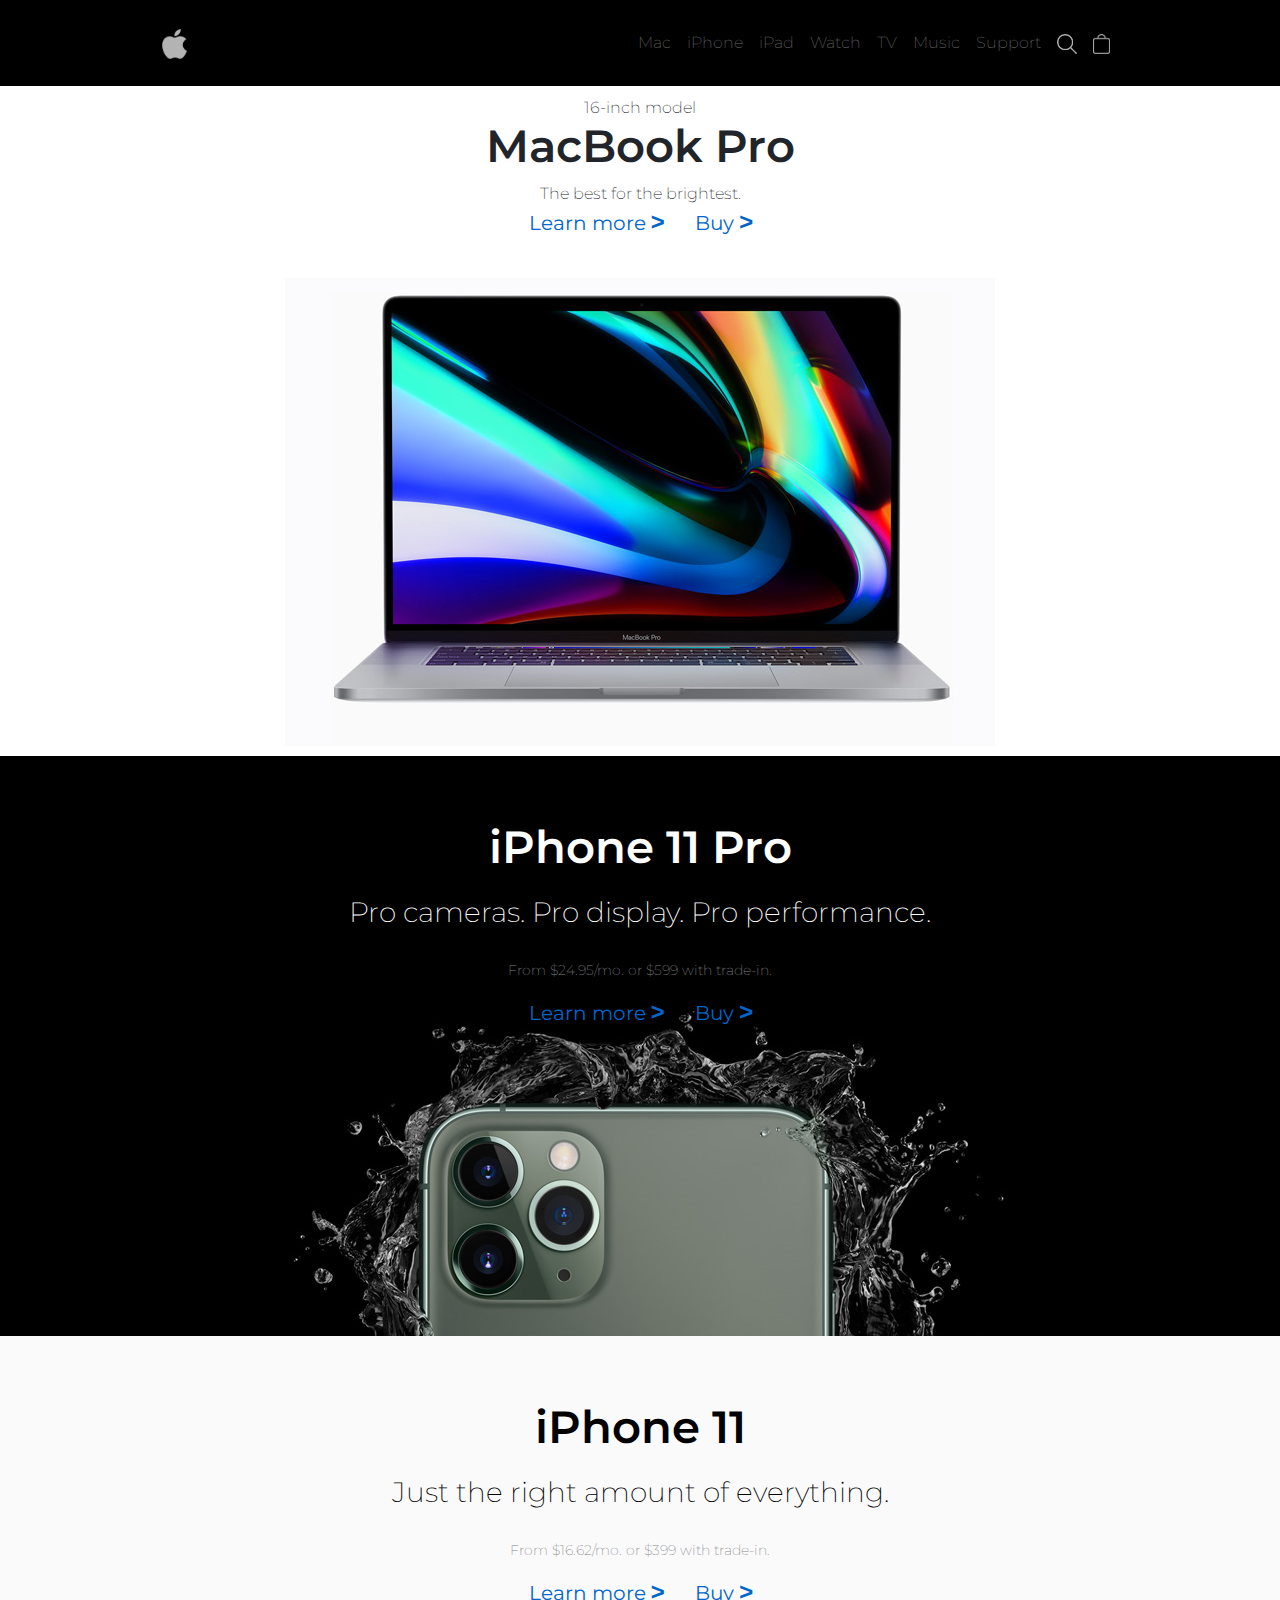
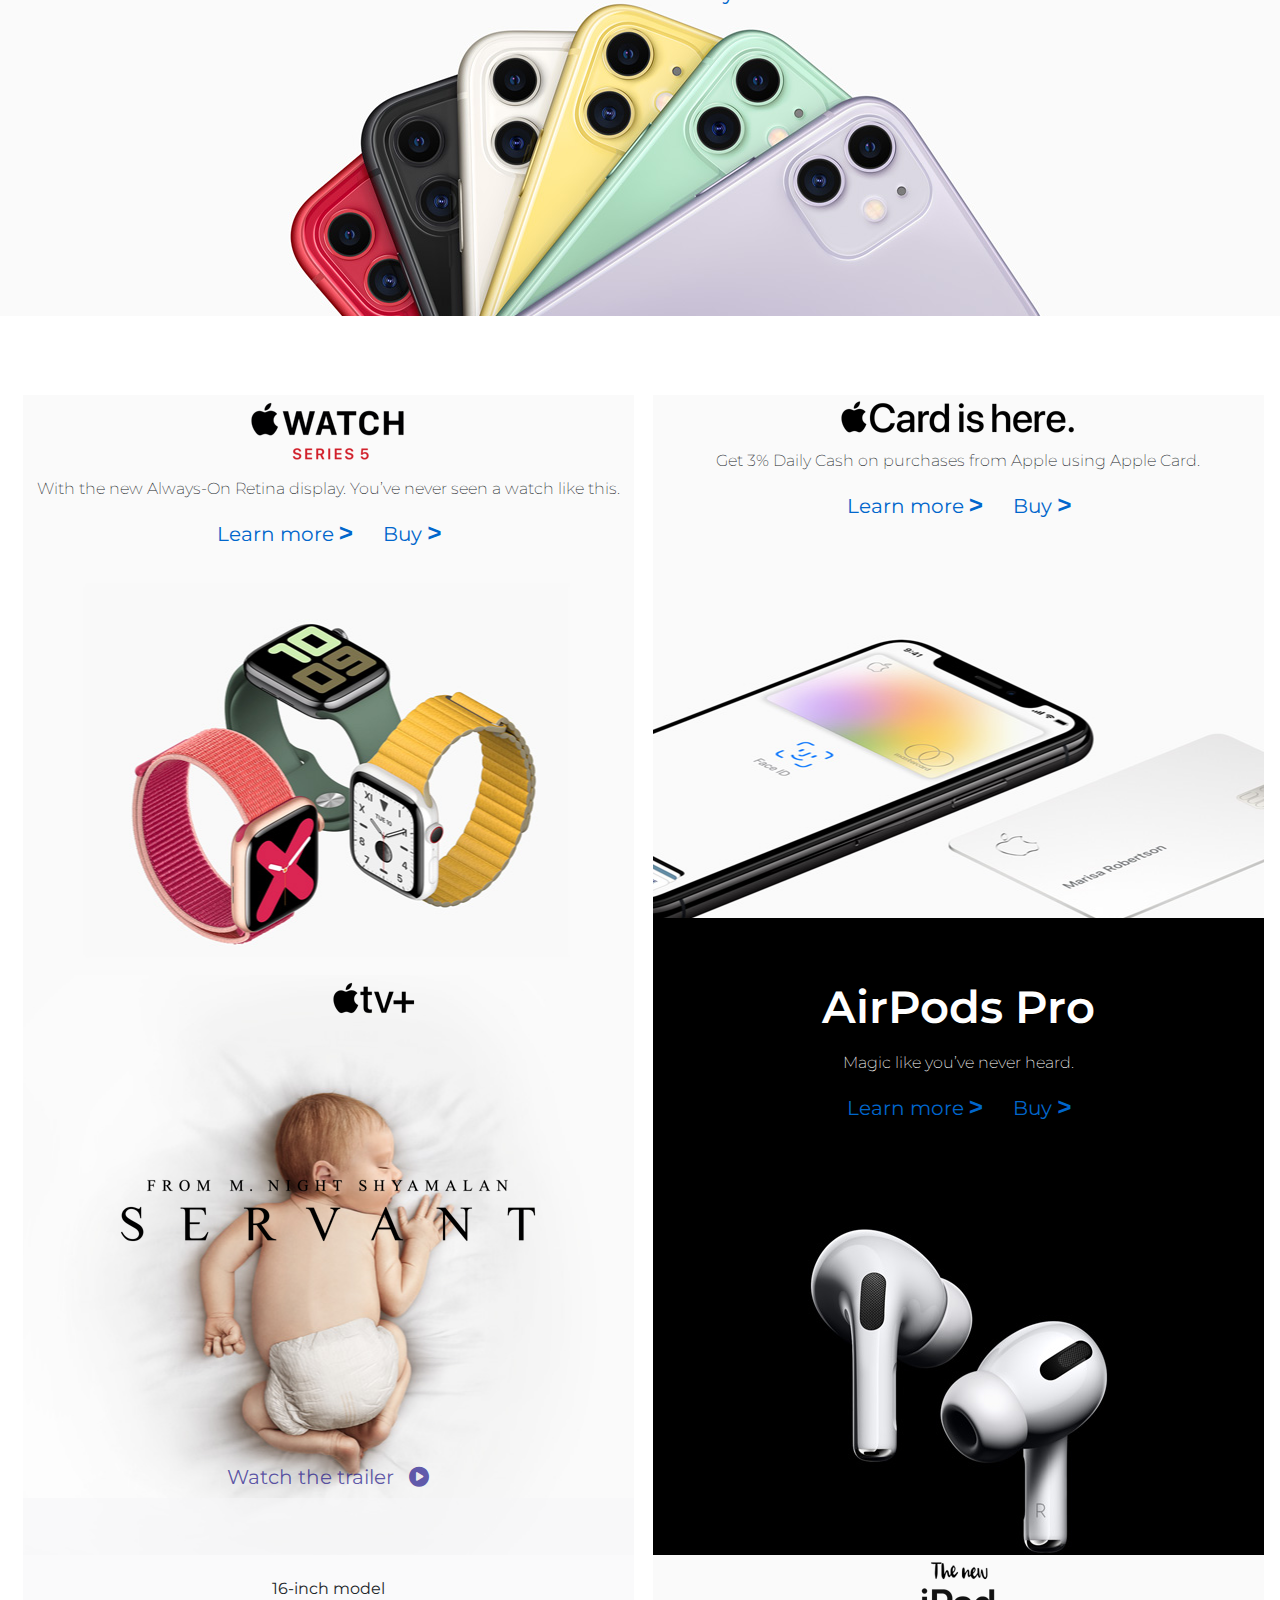
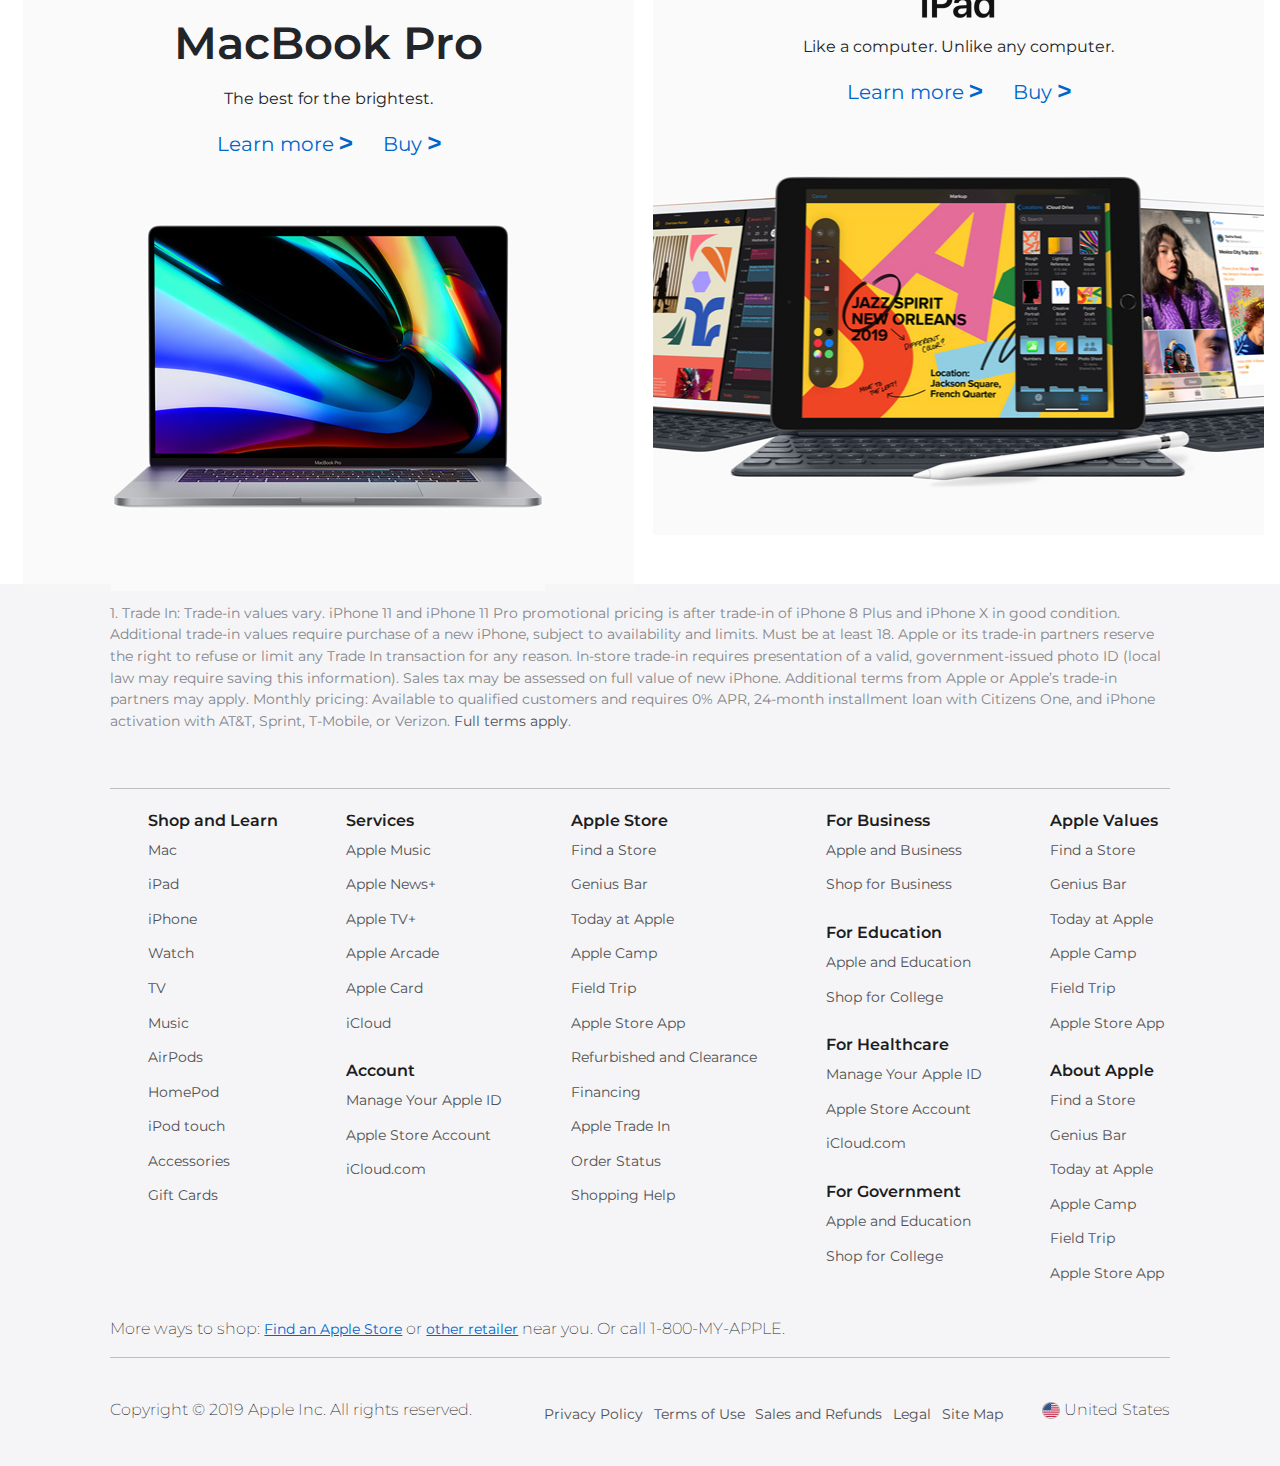
<file: index.html>
<!doctype html>
<html lang="en">

<head>
    <meta charset="UTF-8" />
    <meta content="width=device-width, initial-scale=1.0" name="viewport">
    <title>Apple Website</title>
    <!-- Bootstrap CSS -->
    <link href="https://cdn.jsdelivr.net/npm/bootstrap@5.3.0/dist/css/bootstrap.min.css" rel="stylesheet">
    <!-- FontAwesome -->
    <link rel="stylesheet" href="https://cdnjs.cloudflare.com/ajax/libs/font-awesome/6.6.0/css/all.min.css" />
    <!-- Google Fonts -->
    <link href="https://fonts.googleapis.com/css2?family=Montserrat:ital,wght@0,100..900;1,100..900&display=swap" rel="stylesheet">
    <!-- Your Custom CSS -->
    <link href="./css/styles.css" rel="stylesheet">
</head>

<body>
    <header>
        <nav class="navbar navbar-expand-lg navbar-dark ">
            <div class="container-fluid">
                <!-- Hamburger Menu -->
                <button class="navbar-toggler order-1" type="button" data-bs-toggle="collapse" data-bs-target="#navbarNav" aria-controls="navbarNav" aria-expanded="false" aria-label="Toggle navigation">
                    <span class="navbar-toggler-icon"></span>
                </button>

                <!-- Centered Logo -->
                <a class="navbar-brand mx-auto order-3 " href="/">
                    <img src="./resources/images/icons/logo.png" alt="apple-logo" height="30">
                </a>

                <!-- Collapsible Nav Links -->
                <div class="collapse navbar-collapse order-3" id="navbarNav">
                    <ul class="navbar-nav ms-auto">
                        <li class="nav-item"><a class="nav-link" href="#">Mac</a></li>
                        <li class="nav-item"><a class="nav-link" href="#">iPhone</a></li>
                        <li class="nav-item"><a class="nav-link" href="#">iPad</a></li>
                        <li class="nav-item"><a class="nav-link" href="#">Watch</a></li>
                        <li class="nav-item"><a class="nav-link" href="#">TV</a></li>
                        <li class="nav-item"><a class="nav-link" href="#">Music</a></li>
                        <li class="nav-item"><a class="nav-link" href="#">Support</a></li>
                        <li class="nav-item">
                            <a class="nav-link" href="#"><img alt="search-icon" src="./resources/images/icons/search-icon.png" height="20"></a>
                        </li>
                        <li class="nav-item">
                            <a class="nav-link" href="#"><img alt="cart-icon" src="./resources/images/icons/cart.png" height="20"></a>
                        </li>
                    </ul>
                </div>
            </div>
        </nav>
    </header>

    <!-- MacBook Pro -->

    <section>
        <div>
            <div class="model">16-inch model</div>
            <h1 class="title">MacBook Pro</h1>
            <div class="discription">The best for the brightest.</div>
        </div>
        <ul>
            <li>
                <a href="http://" rel="noopener noreferrer" target="_blank">Learn more <code>&#62;</code> </a>
            </li>
            <li>
                <a href="http://" rel="noopener noreferrer" target="_blank">Buy  <code> &#62;</code></a>
            </li>
        </ul>
    </section>

    <!-- image for macbook pro  -->
    <section>
        <img src="./resources/images/home/mac-laptop.jpg">
    </section>

    <!-- iPhone 11 Pro -->
    <section class="iPhone-11-Pro on-background">
        <h1> iPhone 11 Pro</h1>
        <p class="discription">Pro cameras. Pro display. Pro performance.</p>
        <p class="price">From $24.95/mo. or $599 with trade‑in.</p>

        <ul>
            <li>
                <a href="http://" rel="noopener noreferrer" target="_blank">Learn more <code>&#62;</code></a>
            </li>
            <li>
                <a href="http://" rel="noopener noreferrer" target="_blank">Buy  <code> &#62;</code></a>
            </li>
        </ul>

    </section>

    <!-- iPhone 11 -->
    <section class="iPhone-11 on-background">
        <h1>iPhone 11</h1>
        <p class="discription">Just the right amount of everything.</p>
        <p class="price">From $16.62/mo. or $399 with trade‑in.</p>
        <ul>
            <li>
                <a href="http://" rel="noopener noreferrer" target="_blank">Learn more <code>&#62;</code></a>
            </li>
            <li>
                <a href="http://" rel="noopener noreferrer" target="_blank">Buy  <code> &#62;</code></a>
            </li>
        </ul>
    </section>

    <!--                                    products side to side                    -->

    <!-- watch 5 and apple card -->
    <section class=" side2side side-heighlight1">
        <div class="left-heighlight">
            <div class="content">
                <img src="./resources/images/icons/watch-series5-logo.png" class="logo">
                <p>With the new Always-On Retina display. You’ve never seen a watch like this.</p>
                <ul>
                    <li>
                        <a href="http://" rel="noopener noreferrer" target="_blank">Learn more <code>&#62;</code></a>
                    </li>
                    <li>
                        <a href="http://" rel="noopener noreferrer" target="_blank">Buy  <code> &#62;</code></a>
                    </li>
                </ul>
            </div>
        </div>


        <div class="right-heighlight">
            <div class="content">
                <img src="./resources/images/icons/apple-card-logo.png" alt="card is here" class="logo">
                <p>Get 3% Daily Cash on purchases from Apple using Apple Card.</p>
                <ul>
                    <li>
                        <a href="http://" rel="noopener noreferrer" target="_blank">Learn more <code>&#62;</code></a>
                    </li>
                    <li>
                        <a href="http://" rel="noopener noreferrer" target="_blank">Buy  <code> &#62;</code></a>
                    </li>
                </ul>
            </div>
        </div>

    </section>

    <!--                                     airpode and tv                                   -->

    <section class="side2side side-heighlight2">
        <div class=" content left-heighlight">

            <img src="./resources/images/icons/apple-tv-logo.png" alt="apple tv logo" class="tv-logo">
            <img src="./resources/images/icons/servant-logo.png" alt="Servant" class="servant-logo">
            <div class="watch-more-wrapper"><a href="#" target="_blank" rel="noopener noreferrer">Watch the trailer</a></div>

        </div>

        <div class="right-heighlight ">
            <div class="content">
                <h1>AirPods Pro</h1>

                <p class="discription">Magic like you’ve never heard.</p>

                <ul>
                    <li><a href="http://" rel="noopener noreferrer" target="_blank">Learn more <code>&#62;</code></a> </li>
                    <li> <a href="http://" rel="noopener noreferrer" target="_blank">Buy  <code> &#62;</code></a></li>
                </ul>
            </div>
        </div>

    </section>

    <section class=" side2side side-heighlight3 ">
        <div class="left-heighlight">
            <div class="content">
                <p>16-inch model</p>
                <h1>MacBook Pro</h1>
                <p class="discription">The best for the brightest.</p>
                <ul>
                    <li>
                        <a href="http://" rel="noopener noreferrer" target="_blank">Learn more <code>&#62;</code></a>
                    </li>
                    <li>
                        <a href="http://" rel="noopener noreferrer" target="_blank">Buy  <code> &#62;</code></a>
                    </li>
                </ul>

            </div>
        </div>

        <div class="right-heighlight">
            <img src="./resources/images/icons/new-ipad-logo.png" alt="card is here" class="logo">
            <div class="content">
                <p class="discription">Like a computer. Unlike any computer.</p>
                <ul>
                    <li>
                        <a href="http://" rel="noopener noreferrer" target="_blank">Learn more <code>&#62;</code></a>
                    </li>
                    <li>
                        <a href="http://" rel="noopener noreferrer" target="_blank">Buy  <code> &#62;</code></a>
                    </li>
                </ul>

            </div>
        </div>
    </section>

  
    <!-- <p>footer begins here</p> -->

    <footer class="footer">

        <p class="footer-upper-note">
            1. Trade In: Trade‑in values vary. iPhone 11 and iPhone 11 Pro promotional pricing is after trade‑in of iPhone 8 Plus and iPhone X in good condition. Additional trade‑in values require purchase of a new iPhone, subject to availability and limits. Must
            be at least 18. Apple or its trade-in partners reserve the right to refuse or limit any Trade In transaction for any reason. In‑store trade‑in requires presentation of a valid, government-issued photo ID (local law may require saving this
            information). Sales tax may be assessed on full value of new iPhone. Additional terms from Apple or Apple’s trade-in partners may apply. Monthly pricing: Available to qualified customers and requires 0% APR, 24‑month installment loan with
            Citizens One, and iPhone activation with AT&T, Sprint, T‑Mobile, or Verizon. <a href="#">Full terms apply</a>.
        </p>
        <br>
        <hr>

        <div class="main-footer-links-wrapper">

            <div class="footer-links-column">
                <h3>Shop and Learn</h3>
                <ul>
                    <li><a href="#">Mac</a></li>
                    <li><a href="#">iPad</a></li>
                    <li><a href="#">iPhone</a></li>
                    <li><a href="#">Watch</a></li>
                    <li><a href="#">TV</a></li>
                    <li><a href="#">Music</a></li>
                    <li><a href="#">AirPods</a></li>
                    <li><a href="#">HomePod</a></li>
                    <li><a href="#">iPod touch</a></li>
                    <li><a href="#">Accessories</a></li>
                    <li><a href="#">Gift Cards</a></li>
                </ul>
            </div>


            <div class="footer-links-column">

                <h3>Services</h3>
                <ul>
                    <li><a href="#">Apple Music</a></li>
                    <li><a href="#">Apple News+</a></li>
                    <li><a href="#">Apple TV+</a></li>
                    <li><a href="#">Apple Arcade</a></li>
                    <li><a href="#">Apple Card</a></li>
                    <li><a href="#">iCloud</a></li>
                </ul>

                <h3>Account</h3>
                <ul>
                    <li><a href="#">Manage Your Apple ID</a></li>
                    <li><a href="#">Apple Store Account</a></li>
                    <li><a href="#">iCloud.com</a></li>
                </ul>

            </div>

            <div class="footer-links-column">

                <h3>Apple Store</h3>
                <ul>
                    <li><a href="#">Find a Store</a></li>
                    <li><a href="#">Genius Bar</a></li>
                    <li><a href="#">Today at Apple</a></li>
                    <li><a href="#">Apple Camp</a></li>
                    <li><a href="#">Field Trip</a></li>
                    <li><a href="#">Apple Store App</a></li>
                    <li><a href="#">Refurbished and Clearance</a></li>
                    <li><a href="#">Financing</a></li>
                    <li><a href="#">Apple Trade In</a></li>
                    <li><a href="#">Order Status</a></li>
                    <li><a href="#">Shopping Help</a></li>
                </ul>

            </div>


            <div class="footer-links-column">


                <h3>For Business</h3>
                <ul>
                    <li><a href="#">Apple and Business</a></li>
                    <li><a href="#">Shop for Business</a></li>
                </ul>

                <h3>For Education</h3>
                <ul>
                    <li><a href="#">Apple and Education</a></li>
                    <li><a href="#">Shop for College</a></li>
                </ul>

                <h3>For Healthcare</h3>
                <ul>
                    <li><a href="#">Manage Your Apple ID</a></li>
                    <li><a href="#">Apple Store Account</a></li>
                    <li><a href="#">iCloud.com</a></li>
                </ul>

                <h3>For Government</h3>
                <ul>
                    <li><a href="#">Apple and Education</a></li>
                    <li><a href="#">Shop for College</a></li>
                </ul>

            </div>

            <div class="footer-links-column">

                <h3>Apple Values</h3>
                <ul>
                    <li><a href="#">Find a Store</a></li>
                    <li><a href="#">Genius Bar</a></li>
                    <li><a href="#">Today at Apple</a></li>
                    <li><a href="#">Apple Camp</a></li>
                    <li><a href="#">Field Trip</a></li>
                    <li><a href="#">Apple Store App</a></li>
                </ul>

                <h3>About Apple</h3>
                <ul>
                    <li><a href="#">Find a Store</a></li>
                    <li><a href="#">Genius Bar</a></li>
                    <li><a href="#">Today at Apple</a></li>
                    <li><a href="#">Apple Camp</a></li>
                    <li><a href="#">Field Trip</a></li>
                    <li><a href="#">Apple Store App</a></li>
                </ul>

            </div>
        </div>

        <!-- end note  -->
        <p class="footer-last-para"> More ways to shop: <a href="#">Find an Apple Store</a> or <a href="#">other retailer</a> near you. Or call 1-800-MY-APPLE.</p>

        <hr>
        <br>
        <div class="end-notes">

            <p class="end-note">Copyright © 2019 Apple Inc. All rights reserved.</p>
            <ul class="end-note linkss">
                <li><a href="#">Privacy Policy</a></li>
                <hr>
                <li><a href="#">Terms of Use</a></li>
                <hr>
                <li><a href="#">Sales and Refunds</a></li>
                <hr>
                <li><a href="#">Legal</a></li>
                <hr>
                <li><a href="#">Site Map</a></li>

            </ul>

            <div class="end-note">
                <img src="./resources/images/icons/16.png" alt=""> United States
            </div>
        </div>

    </footer>
    
 <!-- Bootstrap JS -->
 <script src="https://cdn.jsdelivr.net/npm/bootstrap@5.3.0/dist/js/bootstrap.bundle.min.js"></script>

</body>

</html>
</file>
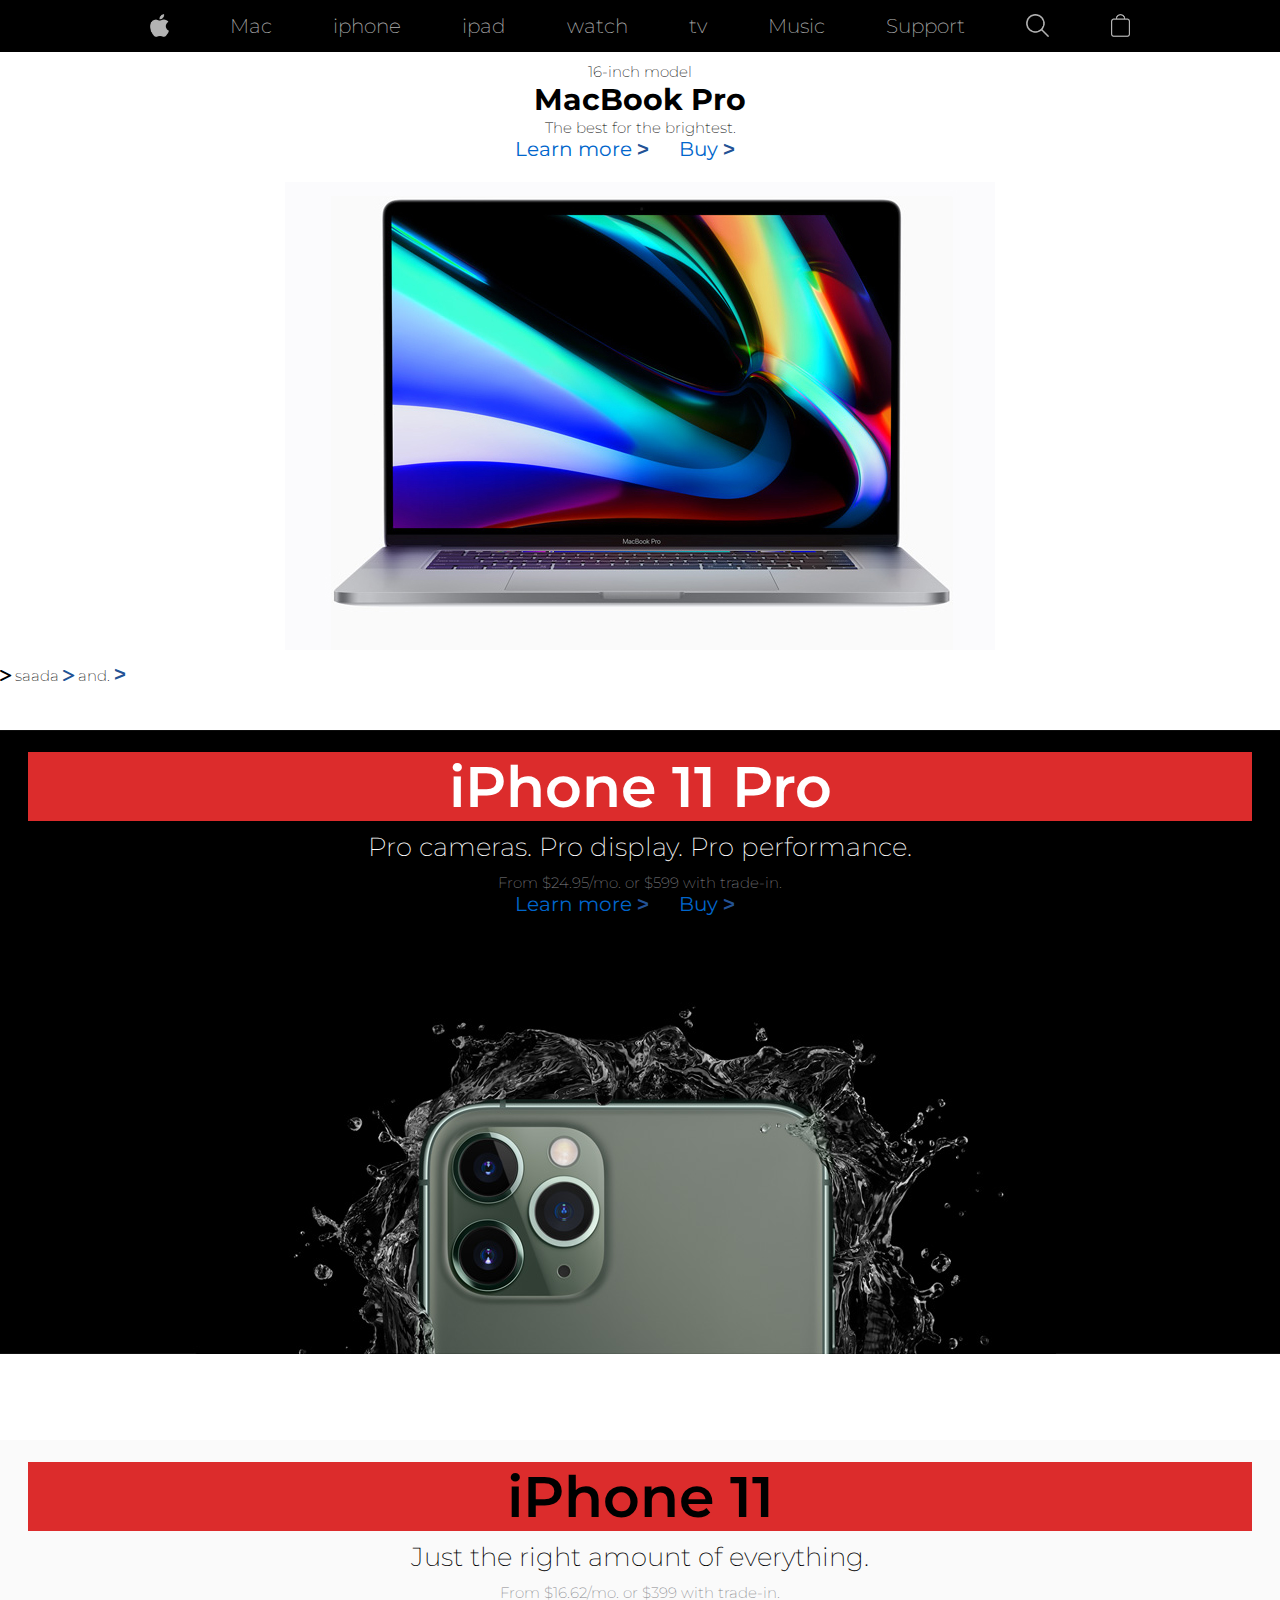
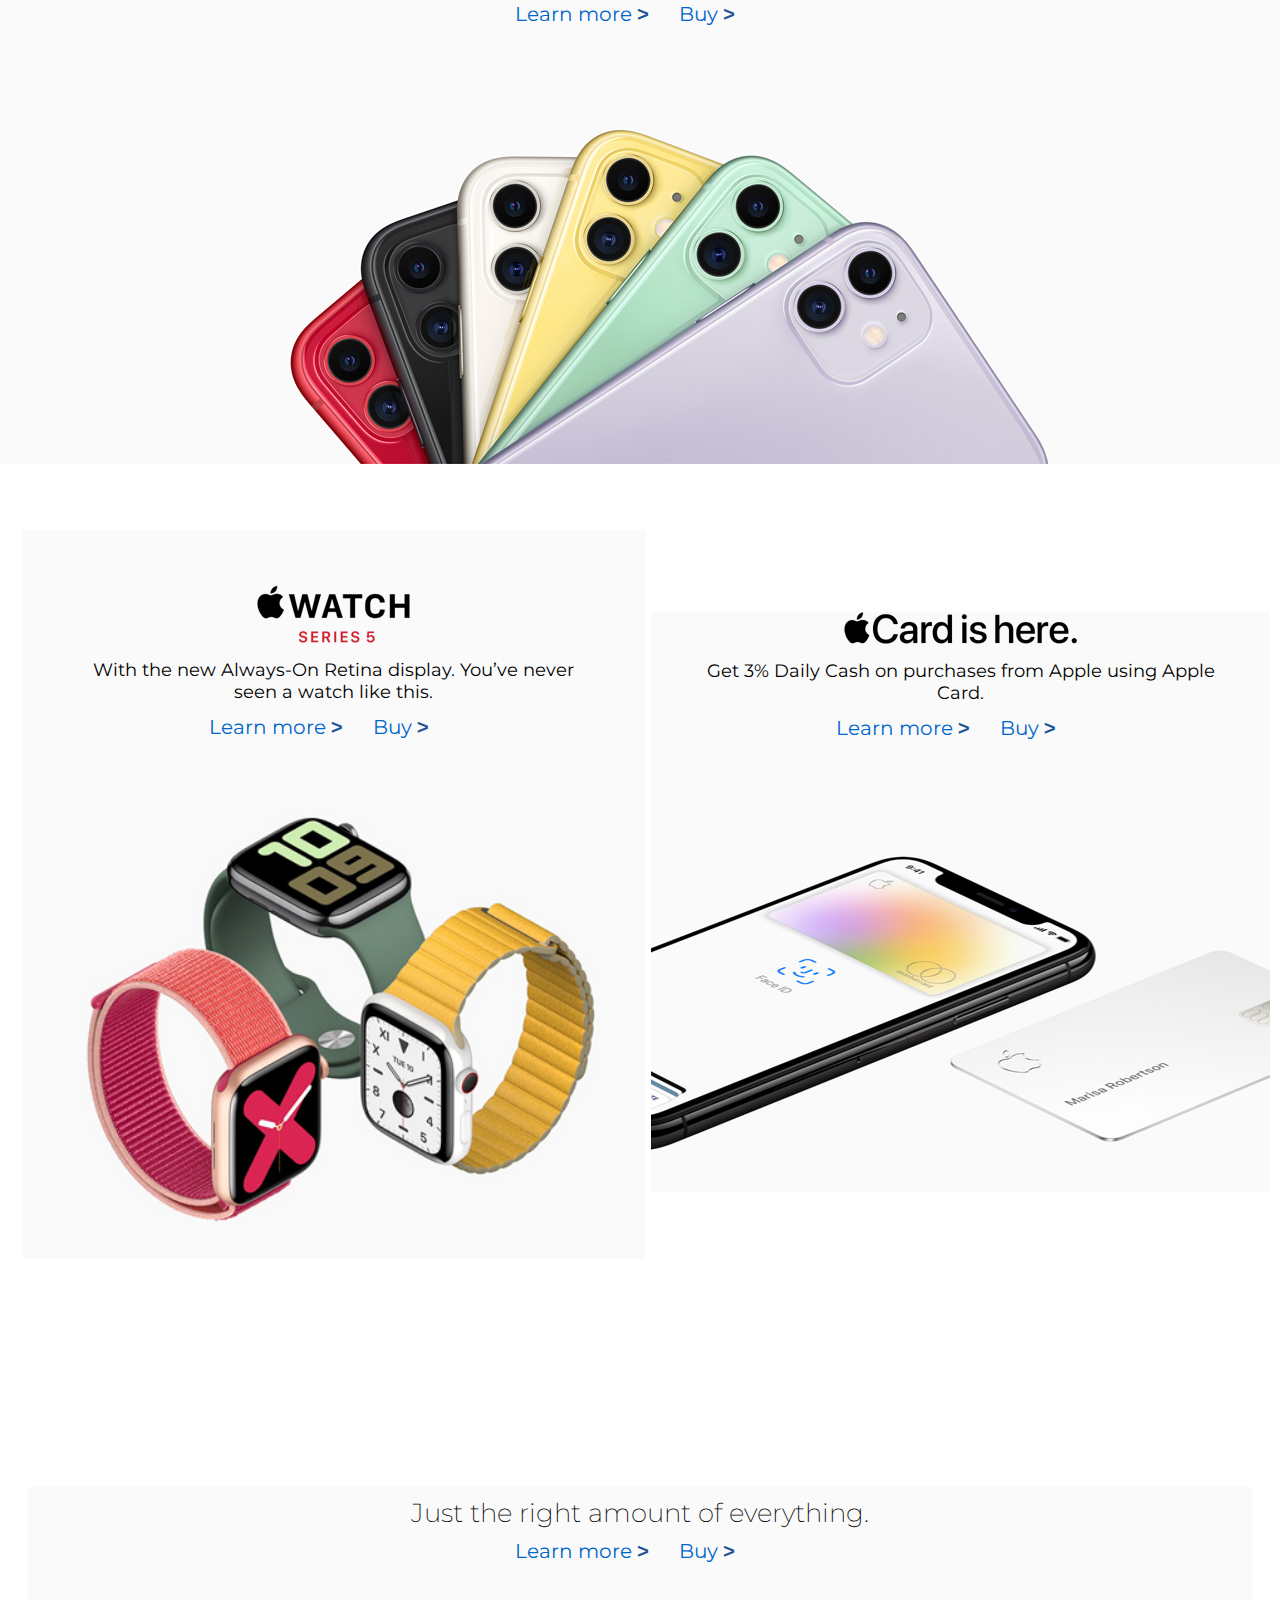
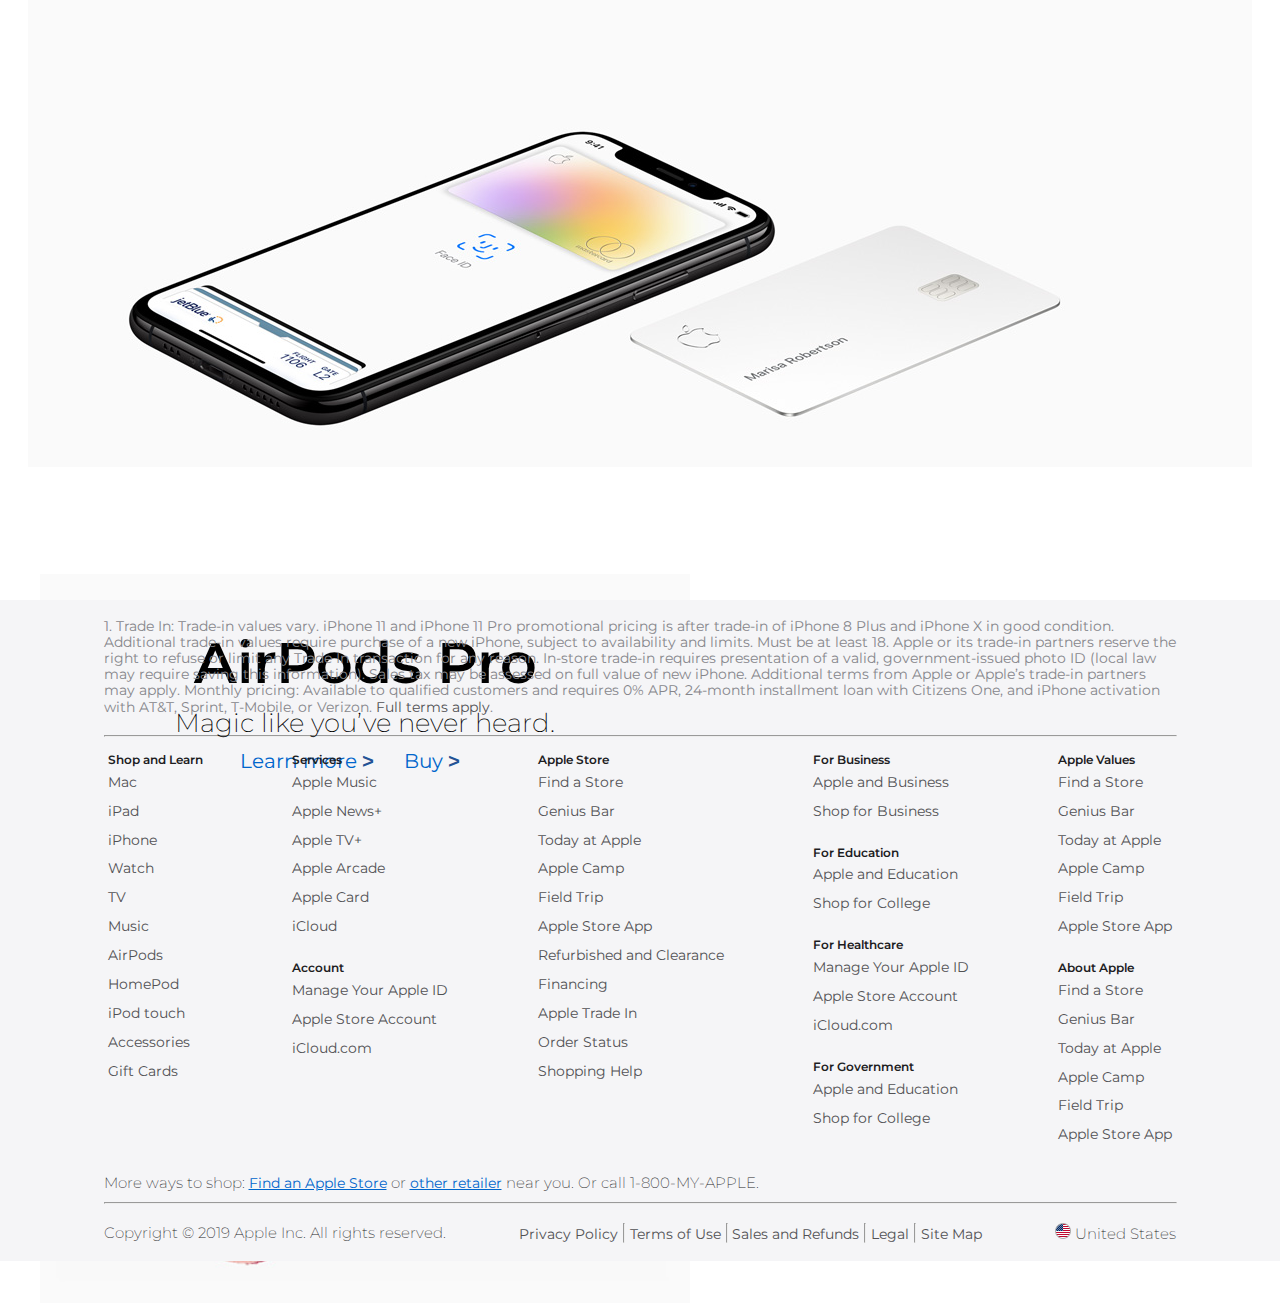
<file: appleHome/sprint1/index.html>
<!doctype html>
<html lang="en">

<head>
    <meta charset="UTF-8" />
    <meta content="width=device-width, initial-scale=1.0" name="viewport">
    <title>Apple website</title>
    <link href="styles.css" rel="stylesheet">
    <link rel="stylesheet" href="https://cdnjs.cloudflare.com/ajax/libs/font-awesome/6.6.0/css/all.min.css" />
    <link href="https://fonts.googleapis.com/css2?family=Montserrat:ital,wght@0,100..900;1,100..900&display=swap" rel="stylesheet">
</head>

<body>
    <header>
        <nav>
            <div class="header-links-wrapper">
                <ul>
                    <li class="logo-link">
                        <a href="/"><img alt="apple-logo" src="../../resources/images/icons/logo.png"></a>
                    </li>
                    <li> <a href="#">Mac</a> </li>
                    <li> <a href="#">iphone</a> </li>
                    <li> <a href="#">ipad </a> </li>
                    <li> <a href="#">watch</a> </li>
                    <li> <a href="#">tv</a> </li>
                    <li> <a href="#">Music</a> </li>
                    <li> <a href="#">Support</a> </li>
                    <li class="search-link">
                        <a href="#"><img alt="search-icon" src="../../resources/images/icons/search-icon.png"></a>
                    </li>
                    <li class="cart-link">
                        <a href="#"><img alt="cart-icon" src="../../resources/images/icons/cart.png"></a>
                    </li>
                </ul>
            </div>
        </nav>
    </header>


    <!-- MacBook Pro -->

    <section>
        <div>
            <div class="model">16-inch model</div>
            <h1 class="title">MacBook Pro</h1>
            <div class="discription">The best for the brightest.</div>
        </div>
        <ul>
            <li>
                <a href="http://" rel="noopener noreferrer" target="_blank">Learn more <code>&#62;</code></a>
            </li>
            <li>
                <a href="http://" rel="noopener noreferrer" target="_blank">Buy  <code> &#62;</code></a>
            </li>
        </ul>
    </section>
    <!-- image for macbook pro  -->
    <section>
        <img src="../../resources/images/home/mac-laptop.jpg">
    </section>

    <i class="fa-solid fa-greater-than"></i> saada
    <i class="fa-solid fa-greater-than right-arrow"></i> and. <code style=" font-weight: 900;
    font-size: x-large;  color: rgb(35, 82, 149);">&#62;</code>

    <!-- iPhone 11 Pro -->
    <section class="iPhone-11-Pro on-background">
        <h1 class="title">iPhone 11 Pro</h1>
        <p class="discription">Pro cameras. Pro display. Pro performance.</p>
        <p class="price">From $24.95/mo. or $599 with trade‑in.</p>

        <ul>
            <li>
                <a href="http://" rel="noopener noreferrer" target="_blank">Learn more <code>&#62;</code></a>
            </li>
            <li>
                <a href="http://" rel="noopener noreferrer" target="_blank">Buy  <code> &#62;</code></a>
            </li>
        </ul>


    </section>



    <!-- iPhone 11 -->
    <section class="iPhone-11 on-background">
        <h1>iPhone 11</h1>
        <p class="discription">Just the right amount of everything.</p>
        <p class="price">From $16.62/mo. or $399 with trade‑in.</p>
        <ul>
            <li>
                <a href="http://" rel="noopener noreferrer" target="_blank">Learn more <code>&#62;</code></a>
            </li>
            <li>
                <a href="http://" rel="noopener noreferrer" target="_blank">Buy  <code> &#62;</code></a>
            </li>
        </ul>
    </section>





    <section class="side-heighlight1">
        <div class="left-heighlight">
            <img src="../../resources/images/icons/watch-series5-logo.png" class="logo">
            <p>With the new Always-On Retina display. You’ve never seen a watch like this.</p>
            <ul>
                <li>
                    <a href="http://" rel="noopener noreferrer" target="_blank">Learn more <code>&#62;</code></a>
                </li>
                <li>
                    <a href="http://" rel="noopener noreferrer" target="_blank">Buy  <code> &#62;</code></a>
                </li>
            </ul>
            <!-- <img src="../../resources/images/home/watch-series-5.jpg" alt="Watch series 5"> -->

        </div>

        <div class="right-heighlight">
            <img src="../../resources/images/icons/apple-card-logo.png" alt="card is here" class="logo">
            <p>Get 3% Daily Cash on purchases from Apple using Apple Card.</p>
            <ul>
                <li>
                    <a href="http://" rel="noopener noreferrer" target="_blank">Learn more <code>&#62;</code></a>
                </li>
                <li>
                    <a href="http://" rel="noopener noreferrer" target="_blank">Buy  <code> &#62;</code></a>
                </li>
            </ul>
            <!-- <img src="../../resources/images/home/apple-card.jpg" alt="apple-card-image"> -->
        </div>
    </section>

    <section class="side-heighlight2">
        <div class="right-heighlight on-background">
            <p class="discription">Just the right amount of everything.</p>
            <ul>
                <li> <a href="http://" rel="noopener noreferrer" target="_blank">Learn more <code>&#62;</code> </a> </li>
                <li> <a href="http://" rel="noopener noreferrer" target="_blank">Buy <code>&#62;</code> </a> </li>
            </ul>

        </div>

        <div class="left-heighlight on-background">
            <h1>AirPods Pro</h1>


            <p class="discription">Magic like you’ve never heard.</p>

            <ul>
                <li><a href="http://" rel="noopener noreferrer" target="_blank">Learn more <code>&#62;</code></a> </li>
                <li> <a href="http://" rel="noopener noreferrer" target="_blank">Buy  <code> &#62;</code></a></li>
            </ul>

        </div>




    </section>



    <!-- <p>footer begins here</p> -->

    <br> <br> <br> <br> <br> <br> <br>

    <footer class="footer">

        <p class="footer-upper-note">
            1. Trade In: Trade‑in values vary. iPhone 11 and iPhone 11 Pro promotional pricing is after trade‑in of iPhone 8 Plus and iPhone X in good condition. Additional trade‑in values require purchase of a new iPhone, subject to availability and limits. Must
            be at least 18. Apple or its trade-in partners reserve the right to refuse or limit any Trade In transaction for any reason. In‑store trade‑in requires presentation of a valid, government-issued photo ID (local law may require saving this
            information). Sales tax may be assessed on full value of new iPhone. Additional terms from Apple or Apple’s trade-in partners may apply. Monthly pricing: Available to qualified customers and requires 0% APR, 24‑month installment loan with
            Citizens One, and iPhone activation with AT&T, Sprint, T‑Mobile, or Verizon. <a href="#">Full terms apply</a>.
        </p>
        <br>
        <hr>

        <div class="main-footer-links-wrapper">

            <div class="footer-links-column">
                <h3>Shop and Learn</h3>
                <ul>
                    <li><a href="#">Mac</a></li>
                    <li><a href="#">iPad</a></li>
                    <li><a href="#">iPhone</a></li>
                    <li><a href="#">Watch</a></li>
                    <li><a href="#">TV</a></li>
                    <li><a href="#">Music</a></li>
                    <li><a href="#">AirPods</a></li>
                    <li><a href="#">HomePod</a></li>
                    <li><a href="#">iPod touch</a></li>
                    <li><a href="#">Accessories</a></li>
                    <li><a href="#">Gift Cards</a></li>
                </ul>
            </div>


            <div class="footer-links-column">

                <h3>Services</h3>
                <ul>
                    <li><a href="#">Apple Music</a></li>
                    <li><a href="#">Apple News+</a></li>
                    <li><a href="#">Apple TV+</a></li>
                    <li><a href="#">Apple Arcade</a></li>
                    <li><a href="#">Apple Card</a></li>
                    <li><a href="#">iCloud</a></li>
                </ul>

                <h3>Account</h3>
                <ul>
                    <li><a href="#">Manage Your Apple ID</a></li>
                    <li><a href="#">Apple Store Account</a></li>
                    <li><a href="#">iCloud.com</a></li>
                </ul>

            </div>

            <div class="footer-links-column">

                <h3>Apple Store</h3>
                <ul>
                    <li><a href="#">Find a Store</a></li>
                    <li><a href="#">Genius Bar</a></li>
                    <li><a href="#">Today at Apple</a></li>
                    <li><a href="#">Apple Camp</a></li>
                    <li><a href="#">Field Trip</a></li>
                    <li><a href="#">Apple Store App</a></li>
                    <li><a href="#">Refurbished and Clearance</a></li>
                    <li><a href="#">Financing</a></li>
                    <li><a href="#">Apple Trade In</a></li>
                    <li><a href="#">Order Status</a></li>
                    <li><a href="#">Shopping Help</a></li>
                </ul>

            </div>


            <div class="footer-links-column">


                <h3>For Business</h3>
                <ul>
                    <li><a href="#">Apple and Business</a></li>
                    <li><a href="#">Shop for Business</a></li>
                </ul>

                <h3>For Education</h3>
                <ul>
                    <li><a href="#">Apple and Education</a></li>
                    <li><a href="#">Shop for College</a></li>
                </ul>

                <h3>For Healthcare</h3>
                <ul>
                    <li><a href="#">Manage Your Apple ID</a></li>
                    <li><a href="#">Apple Store Account</a></li>
                    <li><a href="#">iCloud.com</a></li>
                </ul>

                <h3>For Government</h3>
                <ul>
                    <li><a href="#">Apple and Education</a></li>
                    <li><a href="#">Shop for College</a></li>
                </ul>

            </div>

            <div class="footer-links-column">

                <h3>Apple Values</h3>
                <ul>
                    <li><a href="#">Find a Store</a></li>
                    <li><a href="#">Genius Bar</a></li>
                    <li><a href="#">Today at Apple</a></li>
                    <li><a href="#">Apple Camp</a></li>
                    <li><a href="#">Field Trip</a></li>
                    <li><a href="#">Apple Store App</a></li>
                </ul>

                <h3>About Apple</h3>
                <ul>
                    <li><a href="#">Find a Store</a></li>
                    <li><a href="#">Genius Bar</a></li>
                    <li><a href="#">Today at Apple</a></li>
                    <li><a href="#">Apple Camp</a></li>
                    <li><a href="#">Field Trip</a></li>
                    <li><a href="#">Apple Store App</a></li>
                </ul>

            </div>
        </div>

        <!-- end note  -->
        <p class="footer-last-para"> More ways to shop: <a href="#">Find an Apple Store</a> or <a href="#">other retailer</a> near you. Or call 1-800-MY-APPLE.</p>


        <hr>
        <br>
        <div class="end-notes">


            <p class="end-note">Copyright © 2019 Apple Inc. All rights reserved.</p>
            <ul class="end-note linkss">
                <li><a href="#">Privacy Policy</a></li>
                <hr>
                <li><a href="#">Terms of Use</a></li>
                <hr>
                <li><a href="#">Sales and Refunds</a></li>
                <hr>
                <li><a href="#">Legal</a></li>
                <hr>
                <li><a href="#">Site Map</a></li>

            </ul>

            <div class="end-note">
                <img src="../../resources/images/icons/16.png" alt=""> United States
            </div>
        </div>




    </footer>

</body>

</html>
</file>
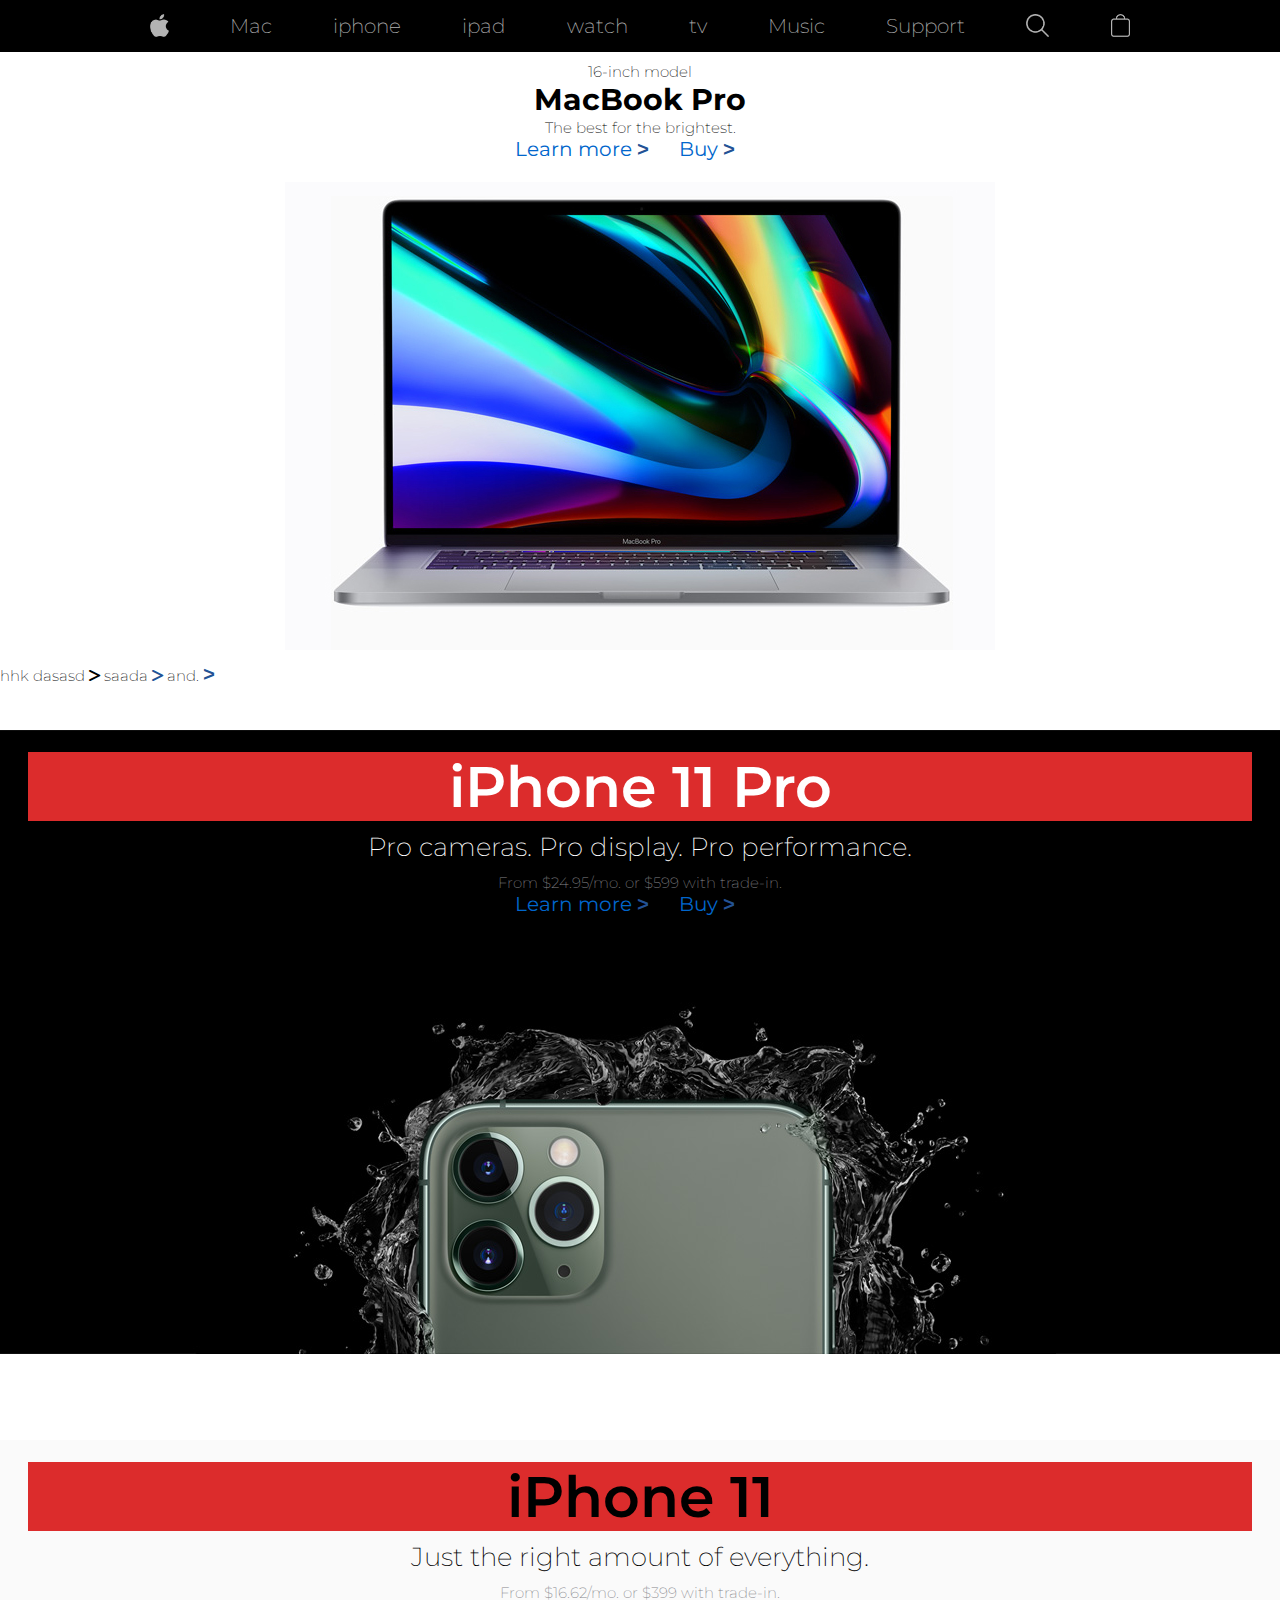
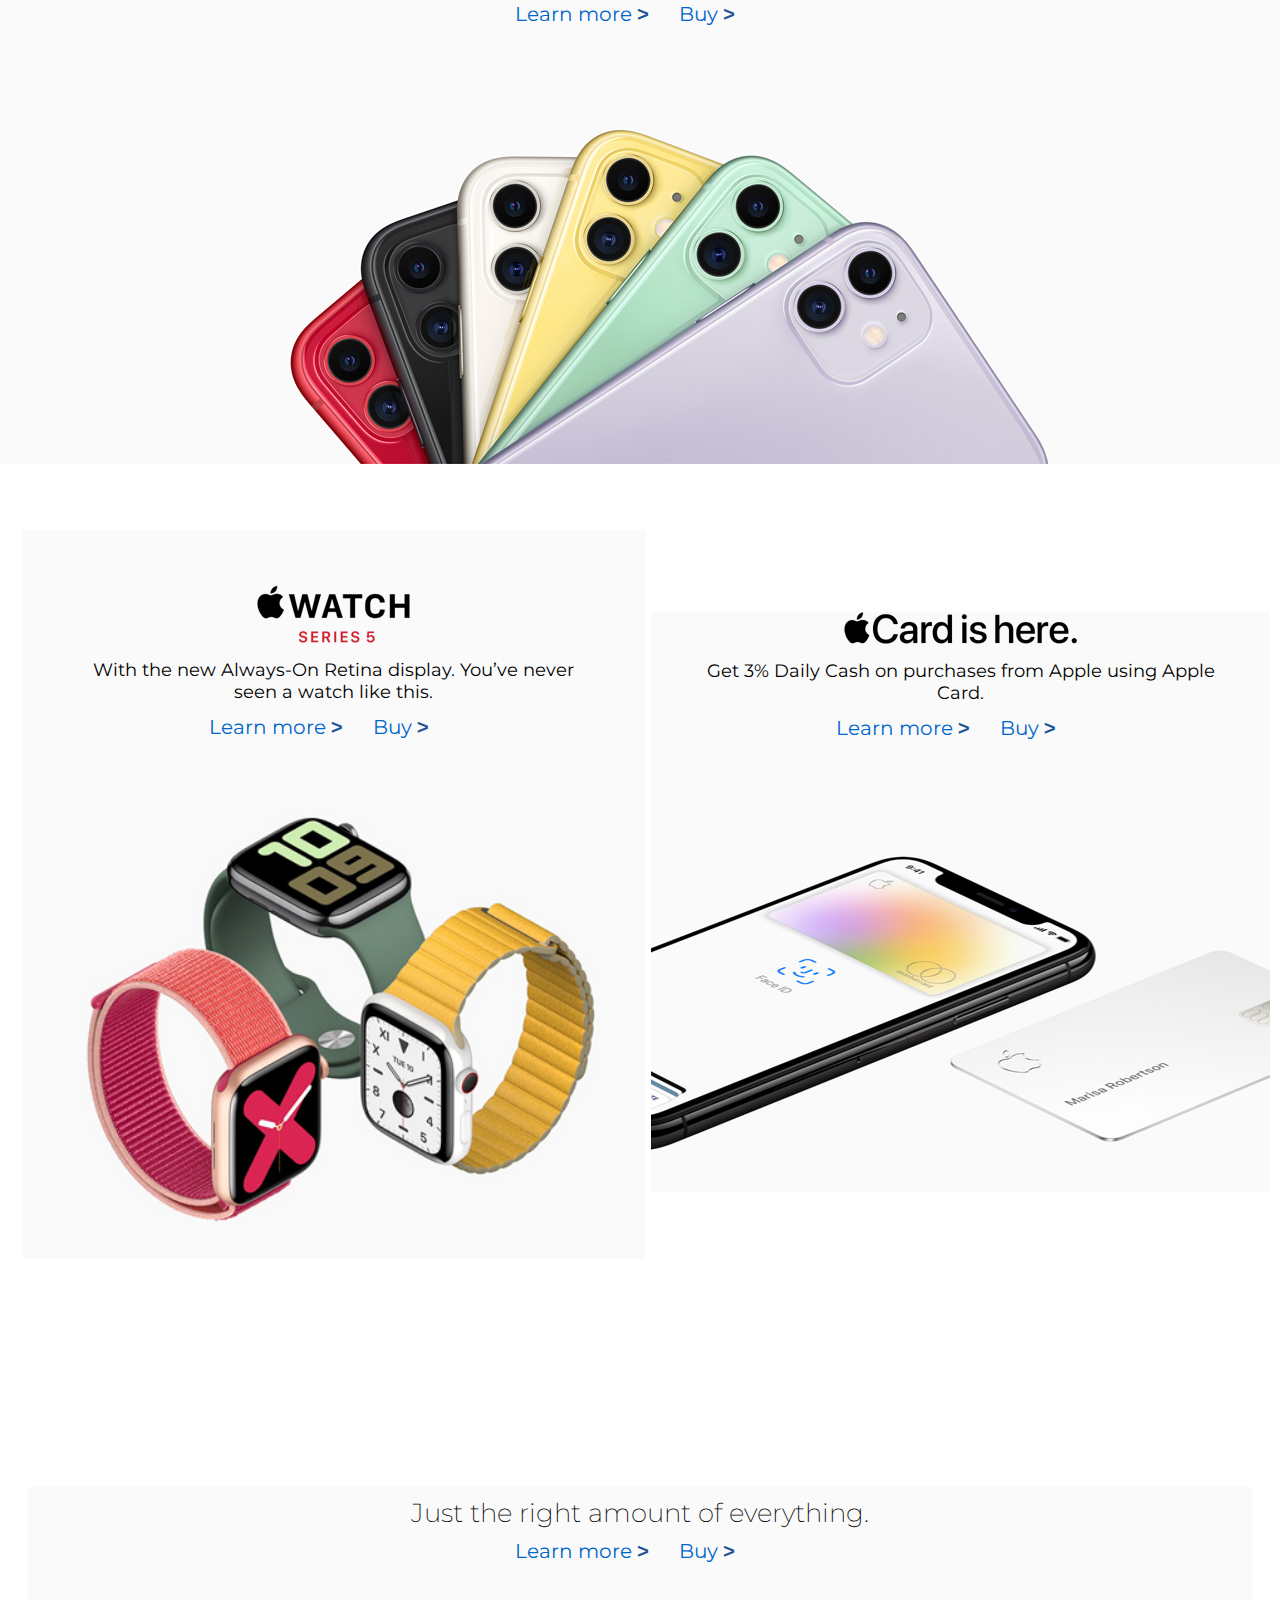
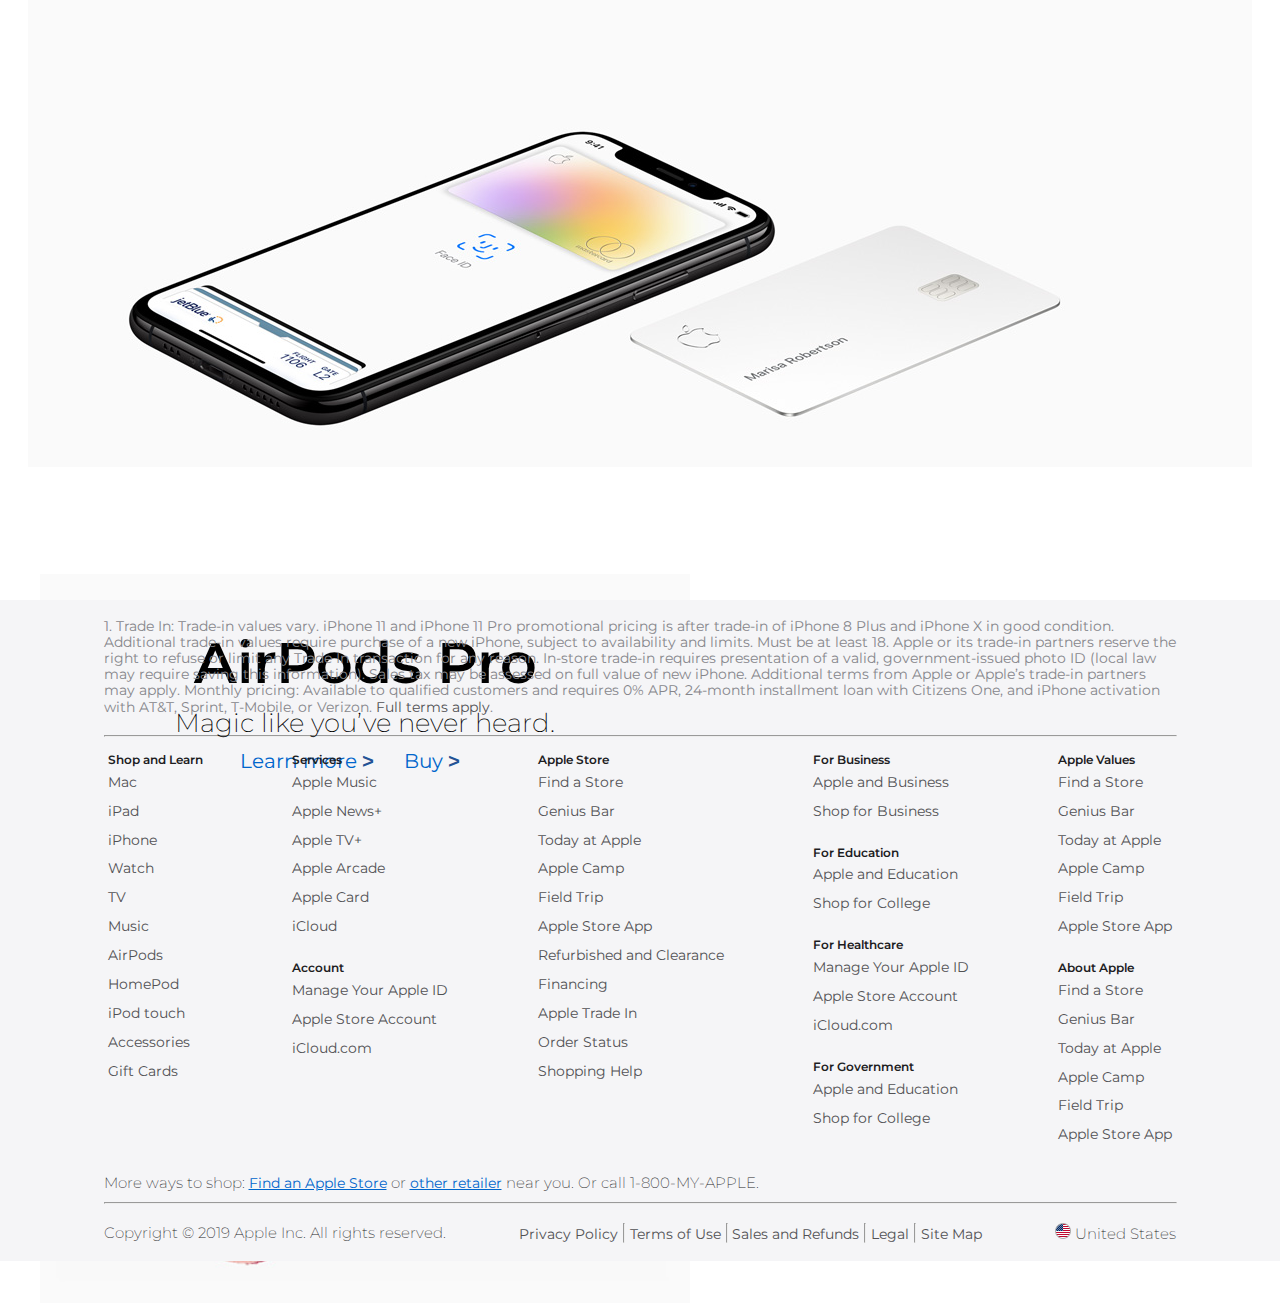
<file: apple_clone/appleHome/sprint1/index.html>
<!doctype html>
<html lang="en">

<head>
    <meta charset="UTF-8" />
    <meta content="width=device-width, initial-scale=1.0" name="viewport">
    <title>Apple website</title>
    <link href="styles.css" rel="stylesheet">
    <link rel="stylesheet" href="https://cdnjs.cloudflare.com/ajax/libs/font-awesome/6.6.0/css/all.min.css" />
    <link href="https://fonts.googleapis.com/css2?family=Montserrat:ital,wght@0,100..900;1,100..900&display=swap" rel="stylesheet">
</head>

<body>
    <header>
        <nav>
            <div class="header-links-wrapper">
                <ul>
                    <li class="logo-link">
                        <a href="/"><img alt="apple-logo" src="../../resources/images/icons/logo.png"></a>
                    </li>
                    <li> <a href="#">Mac</a> </li>
                    <li> <a href="#">iphone</a> </li>
                    <li> <a href="#">ipad </a> </li>
                    <li> <a href="#">watch</a> </li>
                    <li> <a href="#">tv</a> </li>
                    <li> <a href="#">Music</a> </li>
                    <li> <a href="#">Support</a> </li>
                    <li class="search-link">
                        <a href="#"><img alt="search-icon" src="../../resources/images/icons/search-icon.png"></a>
                    </li>
                    <li class="cart-link">
                        <a href="#"><img alt="cart-icon" src="../../resources/images/icons/cart.png"></a>
                    </li>
                </ul>
            </div>
        </nav>
    </header>


    <!-- MacBook Pro -->

    <section>
        <div>
            <div class="model">16-inch model</div>
            <h1 class="title">MacBook Pro</h1>
            <div class="discription">The best for the brightest.</div>
        </div>
        <ul>
            <li>
                <a href="http://" rel="noopener noreferrer" target="_blank">Learn more <code>&#62;</code></a>
            </li>
            <li>
                <a href="http://" rel="noopener noreferrer" target="_blank">Buy  <code> &#62;</code></a>
            </li>
        </ul>
    </section>
    <!-- image for macbook pro  -->
    <section>
        <img src="../../resources/images/home/mac-laptop.jpg">
    </section>

    hhk dasasd <i class="fa-solid fa-greater-than"></i> saada
    <i class="fa-solid fa-greater-than right-arrow"></i> and. <code style=" font-weight: 900;
    font-size: x-large;  color: rgb(35, 82, 149);">&#62;</code>

    <!-- iPhone 11 Pro -->
    <section class="iPhone-11-Pro on-background">
        <h1 class="title">iPhone 11 Pro</h1>
        <p class="discription">Pro cameras. Pro display. Pro performance.</p>
        <p class="price">From $24.95/mo. or $599 with trade‑in.</p>

        <ul>
            <li>
                <a href="http://" rel="noopener noreferrer" target="_blank">Learn more <code>&#62;</code></a>
            </li>
            <li>
                <a href="http://" rel="noopener noreferrer" target="_blank">Buy  <code> &#62;</code></a>
            </li>
        </ul>


    </section>



    <!-- iPhone 11 -->
    <section class="iPhone-11 on-background">
        <h1>iPhone 11</h1>
        <p class="discription">Just the right amount of everything.</p>
        <p class="price">From $16.62/mo. or $399 with trade‑in.</p>
        <ul>
            <li>
                <a href="http://" rel="noopener noreferrer" target="_blank">Learn more <code>&#62;</code></a>
            </li>
            <li>
                <a href="http://" rel="noopener noreferrer" target="_blank">Buy  <code> &#62;</code></a>
            </li>
        </ul>
    </section>





    <section class="side-heighlight1">
        <div class="left-heighlight">
            <img src="../../resources/images/icons/watch-series5-logo.png" class="logo">
            <p>With the new Always-On Retina display. You’ve never seen a watch like this.</p>
            <ul>
                <li>
                    <a href="http://" rel="noopener noreferrer" target="_blank">Learn more <code>&#62;</code></a>
                </li>
                <li>
                    <a href="http://" rel="noopener noreferrer" target="_blank">Buy  <code> &#62;</code></a>
                </li>
            </ul>
            <!-- <img src="../../resources/images/home/watch-series-5.jpg" alt="Watch series 5"> -->

        </div>

        <div class="right-heighlight">
            <img src="../../resources/images/icons/apple-card-logo.png" alt="card is here" class="logo">
            <p>Get 3% Daily Cash on purchases from Apple using Apple Card.</p>
            <ul>
                <li>
                    <a href="http://" rel="noopener noreferrer" target="_blank">Learn more <code>&#62;</code></a>
                </li>
                <li>
                    <a href="http://" rel="noopener noreferrer" target="_blank">Buy  <code> &#62;</code></a>
                </li>
            </ul>
            <!-- <img src="../../resources/images/home/apple-card.jpg" alt="apple-card-image"> -->
        </div>
    </section>

    <section class="side-heighlight2">
        <div class="right-heighlight on-background">
            <p class="discription">Just the right amount of everything.</p>
            <ul>
                <li> <a href="http://" rel="noopener noreferrer" target="_blank">Learn more <code>&#62;</code> </a> </li>
                <li> <a href="http://" rel="noopener noreferrer" target="_blank">Buy <code>&#62;</code> </a> </li>
            </ul>

        </div>

        <div class="left-heighlight on-background">
            <h1>AirPods Pro</h1>


            <p class="discription">Magic like you’ve never heard.</p>

            <ul>
                <li><a href="http://" rel="noopener noreferrer" target="_blank">Learn more <code>&#62;</code></a> </li>
                <li> <a href="http://" rel="noopener noreferrer" target="_blank">Buy  <code> &#62;</code></a></li>
            </ul>

        </div>




    </section>



    <!-- <p>footer begins here</p> -->

    <br> <br> <br> <br> <br> <br> <br>

    <footer class="footer">

        <p class="footer-upper-note">
            1. Trade In: Trade‑in values vary. iPhone 11 and iPhone 11 Pro promotional pricing is after trade‑in of iPhone 8 Plus and iPhone X in good condition. Additional trade‑in values require purchase of a new iPhone, subject to availability and limits. Must
            be at least 18. Apple or its trade-in partners reserve the right to refuse or limit any Trade In transaction for any reason. In‑store trade‑in requires presentation of a valid, government-issued photo ID (local law may require saving this
            information). Sales tax may be assessed on full value of new iPhone. Additional terms from Apple or Apple’s trade-in partners may apply. Monthly pricing: Available to qualified customers and requires 0% APR, 24‑month installment loan with
            Citizens One, and iPhone activation with AT&T, Sprint, T‑Mobile, or Verizon. <a href="#">Full terms apply</a>.
        </p>
        <br>
        <hr>

        <div class="main-footer-links-wrapper">

            <div class="footer-links-column">
                <h3>Shop and Learn</h3>
                <ul>
                    <li><a href="#">Mac</a></li>
                    <li><a href="#">iPad</a></li>
                    <li><a href="#">iPhone</a></li>
                    <li><a href="#">Watch</a></li>
                    <li><a href="#">TV</a></li>
                    <li><a href="#">Music</a></li>
                    <li><a href="#">AirPods</a></li>
                    <li><a href="#">HomePod</a></li>
                    <li><a href="#">iPod touch</a></li>
                    <li><a href="#">Accessories</a></li>
                    <li><a href="#">Gift Cards</a></li>
                </ul>
            </div>


            <div class="footer-links-column">

                <h3>Services</h3>
                <ul>
                    <li><a href="#">Apple Music</a></li>
                    <li><a href="#">Apple News+</a></li>
                    <li><a href="#">Apple TV+</a></li>
                    <li><a href="#">Apple Arcade</a></li>
                    <li><a href="#">Apple Card</a></li>
                    <li><a href="#">iCloud</a></li>
                </ul>

                <h3>Account</h3>
                <ul>
                    <li><a href="#">Manage Your Apple ID</a></li>
                    <li><a href="#">Apple Store Account</a></li>
                    <li><a href="#">iCloud.com</a></li>
                </ul>

            </div>

            <div class="footer-links-column">

                <h3>Apple Store</h3>
                <ul>
                    <li><a href="#">Find a Store</a></li>
                    <li><a href="#">Genius Bar</a></li>
                    <li><a href="#">Today at Apple</a></li>
                    <li><a href="#">Apple Camp</a></li>
                    <li><a href="#">Field Trip</a></li>
                    <li><a href="#">Apple Store App</a></li>
                    <li><a href="#">Refurbished and Clearance</a></li>
                    <li><a href="#">Financing</a></li>
                    <li><a href="#">Apple Trade In</a></li>
                    <li><a href="#">Order Status</a></li>
                    <li><a href="#">Shopping Help</a></li>
                </ul>

            </div>


            <div class="footer-links-column">


                <h3>For Business</h3>
                <ul>
                    <li><a href="#">Apple and Business</a></li>
                    <li><a href="#">Shop for Business</a></li>
                </ul>

                <h3>For Education</h3>
                <ul>
                    <li><a href="#">Apple and Education</a></li>
                    <li><a href="#">Shop for College</a></li>
                </ul>

                <h3>For Healthcare</h3>
                <ul>
                    <li><a href="#">Manage Your Apple ID</a></li>
                    <li><a href="#">Apple Store Account</a></li>
                    <li><a href="#">iCloud.com</a></li>
                </ul>

                <h3>For Government</h3>
                <ul>
                    <li><a href="#">Apple and Education</a></li>
                    <li><a href="#">Shop for College</a></li>
                </ul>

            </div>

            <div class="footer-links-column">

                <h3>Apple Values</h3>
                <ul>
                    <li><a href="#">Find a Store</a></li>
                    <li><a href="#">Genius Bar</a></li>
                    <li><a href="#">Today at Apple</a></li>
                    <li><a href="#">Apple Camp</a></li>
                    <li><a href="#">Field Trip</a></li>
                    <li><a href="#">Apple Store App</a></li>
                </ul>

                <h3>About Apple</h3>
                <ul>
                    <li><a href="#">Find a Store</a></li>
                    <li><a href="#">Genius Bar</a></li>
                    <li><a href="#">Today at Apple</a></li>
                    <li><a href="#">Apple Camp</a></li>
                    <li><a href="#">Field Trip</a></li>
                    <li><a href="#">Apple Store App</a></li>
                </ul>

            </div>
        </div>

        <!-- end note  -->
        <p class="footer-last-para"> More ways to shop: <a href="#">Find an Apple Store</a> or <a href="#">other retailer</a> near you. Or call 1-800-MY-APPLE.</p>


        <hr>
        <br>
        <div class="end-notes">


            <p class="end-note">Copyright © 2019 Apple Inc. All rights reserved.</p>
            <ul class="end-note linkss">
                <li><a href="#">Privacy Policy</a></li>
                <hr>
                <li><a href="#">Terms of Use</a></li>
                <hr>
                <li><a href="#">Sales and Refunds</a></li>
                <hr>
                <li><a href="#">Legal</a></li>
                <hr>
                <li><a href="#">Site Map</a></li>

            </ul>

            <div class="end-note">
                <img src="../../resources/images/icons/16.png" alt=""> United States
            </div>
        </div>




    </footer>

</body>

</html>
</file>
<file: css/styles.css>
/* general setup */

* {
    padding: 0;
    margin: 0;
}

img {
    max-width: 100%;
}

a {
    text-decoration: none;
    /* Remove underline from all links */
    color: #06c;
    list-style-type: none;
    font-size: 20px;
}

body {
    font-size: 1em;
    font-family: 'Montserrat', sans-serif;
    font-weight: 200;
}


/* styling header  */

header {
    background-color: black;
    padding: 14px;
}

nav a {
    color: #fff;
    opacity: 0.7;
}

nav a:hover {
    opacity: 1;
}

nav {
    /* background: skyblue; */
    width: 980px;
    margin: 0 auto;
}

nav ul {
    display: flex;
    justify-content: space-between;
}


/* Utility classes */

.logo-link img,
.search-link img,
.cart-link img {
    display: block;
    height: 23px;
    /* padding: 12px 0px 0px; */
}


/*                ### Footer styling             */


/* # footer general setup  */

.footer {
    /* background-color: rgba(250, 235, 212, 0.824); */
    padding: 1.2em 6.9em;
    color: #1d1d1f;
    background-color: #f5f5f7;
}


/* footer links  */

footer a,
.footer-upper-note {
    color: #515154;
    font-size: 0.9em;
    font-weight: 400;
}

.footer-upper-note {
    color: #86868b
}

.footer-upper-note a {
    font-weight: 400;
    font-size: 0.9rem;
}

footer a:hover {
    text-decoration: underline;
}


/* first link section of the footer  */

.main-footer-links-wrapper {
    display: flex;
    justify-content: space-between;
    flex-wrap: wrap;
    margin-top: 0.66em;
}

.footer-links-column {
    padding: 0.33em;
    /* margin: 0 15px; */
}

.footer-links-column ul li {
    /* background-color: blueviolet; */
    text-decoration: none;
    list-style-type: none;
    /* space btween the links  */
    margin: 0.33em auto;
    padding-bottom: 0.33em;
}

.footer-links-column ul {
    /* background-color: aquamarine; */
    /* space btween between banch of title and links   */
    margin-bottom: 1.33em;
}

.footer-links-column h3 {
    font-size: 1em;
    font-weight: 600;
    padding-left: 2em;
}


/*           2nd link section of z footer       */

.footer-last-para {
    margin-bottom: 0.66em;
    a {
        text-decoration: underline;
        color: #06c;
    }
}

.end-notes,
.linkss {
    display: flex;
    justify-content: space-between;
    flex-wrap: wrap;
}

.end-note .linkss {
    margin: 0 0.66em;
    padding: 0.66em;
    flex: 1;
}

.linkss li {
    /* 
    or  .end-notes .linkss li     
    .linkss ul li -- wont work in this particular case
    becasue of the html structure. (b/c i denfined the class on the ul it self )
    */
    list-style-type: none;
    margin: auto 0.33em;
    /* background-color: aquamarine;  just to see which it will be selecting*/
}

footer img {
    height: 1.07em;
}


/*                                body                         */

section {
    /* display: flex;
    justify-content: space-between;
    align-items: center; */
    text-align: center;
    padding: 10px;
}

section ul {
    display: flex;
    justify-content: center;
    list-style: none;
    font-weight: 400;
}

section ul a {
    margin-right: 1.5em;
    text
    /* padding: 1px; */
}

section ul code {
    font-weight: 900;
    font-size: x-large;
    /* color: rgb(35, 82, 149); */
}

section ul a:hover,
section ul code:hover {
    color: black;
}


/* this is just for the trial of the ">" arrow  */

.right-arrow {
    color: rgb(35, 82, 149);
}

.iPhone-11-Pro {
    background-image: url(../resources/images/home/iphone11-pro-bg.jpg);
    background-position: center;
    color: #fff;
    height: 580px;
    text-align: center;
    padding: 65px 28px;
    background-repeat: no-repeat;
}

.on-background h1 {
    font-weight: 600;
    font-size: 2.8em;
    /* backgroud: #dc2c2c; */
}

h1 {
    font-weight: 600;
    font-size: 2.8em;
}

.on-background .discription {
    padding: 10px 0px;
    font-size: 1.73em;
}

.on-background .price {
    color: #86868b;
    font-size: 0.85em;
}

.iPhone-11 {
    background-image: url(../resources/images/home/iphone11-bg.jpg);
    background-position: center;
    color: black;
    height: 580px;
    text-align: center;
    padding: 65px 28px 0px;
    background-repeat: no-repeat;
}

.side-heighlight p {
    padding: 0.66em 1.3em;
    font-weight: 400;
    font-size: large;
    text-align: center;
}


/* laying the fundation(lay out ) for all teh others. i give this for the 1st side higlight at first but now we can give  all the others the same name and automate the layout (sitting side to sied with specific padding, margin, etc...)*/

.left-heighlight,
.right-heighlight {
    background-position: center;
    background-repeat: no-repeat;
    /* background-size: cover;  */
    /* width: 48.5%; */
    /* margin: 1% 0.5% 15% 1%; */
    padding-top: 10%;
    padding-bottom: 50%;
}

.content {
    margin-bottom: 10.5em;
    p {
        margin: 1rem 0;
    }
}

.side-heighlight1 .left-heighlight {
    background-image: url(../resources/images/home/watch-series-5.jpg);
}

.side-heighlight1 .right-heighlight {
    /* background-color: #dc2c2c; */
    background-image: url(../resources/images/home/apple-card.jpg);
}

.side-heighlight2 {
    .left-heighlight {
        background-image: url(../resources/images/home/apple-tv-background.jpg);
        margin-bottom: 10%;
    }
    .right-heighlight {
        background-image: url(../resources/images/home/air-pods.jpg);
        /* padding-top: 10%; */
        /* margin-top: 25%; */
        background-color: #000000;
        color: #fff;
        background-position: bottom;
        ul li {
            padding-bottom: 5%;
        }
    }
}

.tv-logo {
    /* display: block; */
    text-align: center;
    justify-content: center;
    padding-left: 20%;
}

.servant-logo {
    margin-top: 25%;
}

.watch-more-wrapper {
    margin-top: 35%;
    a {
        text-decoration: none;
        color: rgba(11, 0, 128, 0.644);
        font-weight: bolder;
    }
    a:hover{
        color: rgba(211, 18, 18, 0.867);
    }
}

.watch-more-wrapper a:after {
    font-family: "FontAwesome";
    font-weight: 900;
    content: "\f144";
    padding-left: 15px;
}

.side-heighlight3 .left-heighlight {
    background-image: url(../resources/images/home/macbook-pro.jpg);
    background-color: #f5f5f78c;
    /* padding-top: 5%; */
    background-position: bottom;
}

.side-heighlight3 .right-heighlight {
    background-image: url(../resources/images/home/new-ipad.jpg);
}

.side-heighlight3 {
    p {
        font-weight: 400;
        /* margin-top: -2%; */
    }
    .content {
        /* padding-bottom: 5%; */
    }
}

@media(min-width: 740px) {
    .left-heighlight,
    .right-heighlight {
        background-position: center;
        background-repeat: no-repeat;
        /* background-size: cover;  */
        width: 48.5%;
        margin: 1% 0.5% 0% 1%;
        padding-top: 5%;
        /* padding-bottom: 40%; */
    }
    .side2side {
        display: flex;
        justify-content: center;
        /* setting the hight is mandatory fot it to be visible since we inserted it as a bg img */
        height: 580px;
    }
    .tv-logo {
        padding-left: 15%;
    
    }
    .side-heighlight3 {
        /* padding-bottom: 20%; */
        margin-bottom: 10%;
        /* background-color: yellow; */
    }
}
</file>
<file: appleHome/sprint1/styles.css>
/* general setup */

* {
    padding: 0;
    margin: 0;
}

img {
    max-width: 100%;
}

a {
    text-decoration: none;
    /* Remove underline from all links */
    color: #06c;
    list-style-type: none;
    font-size: 20px;
}

body {
    font-size: 15px;
    font-family: 'Montserrat', sans-serif;
    font-weight: 200;
}


/* styling header  */

header {
    background-color: black;
    padding: 14px;
}

nav a {
    color: #fff;
    opacity: 0.7;
}

nav a:hover {
    opacity: 1;
}

nav {
    /* background: skyblue; */
    width: 980px;
    margin: 0 auto;
}

nav ul {
    display: flex;
    justify-content: space-between;
}

header ul li a {
    /* here you can also say:
    - nav ul li a 
    - header nav ul li a 
    - header a ....  they all refer the same thing
    */
    /* text-decoration: none; */
}


/* Utility classes */

.logo-link img,
.search-link img,
.cart-link img {
    display: block;
    height: 23px;
    /* padding: 12px 0px 0px; */
}


/*                ### Footer styling             */


/* # footer general setup  */

.footer {
    /* background-color: rgba(250, 235, 212, 0.824); */
    padding: 1.2em 6.9em;
    color: #1d1d1f;
    background-color: #f5f5f7;
}


/* footer links  */

footer a,
.footer-upper-note {
    color: #515154;
    font-size: 0.9em;
    font-weight: 400;
}

.footer-upper-note {
    color: #86868b
}

.footer-upper-note a {
    font-weight: 400;
    font-size: 0.9rem;
}

footer a:hover {
    text-decoration: underline;
}


/* first link section of the footer  */

.main-footer-links-wrapper {
    display: flex;
    justify-content: space-between;
    flex-wrap: wrap;
    margin-top: 0.66em;
}

.footer-links-column {
    padding: 0.33em;
    /* margin: 0 15px; */
}

.footer-links-column ul li {
    /* background-color: blueviolet; */
    text-decoration: none;
    list-style-type: none;
    /* space btween the links  */
    margin: 0.33em auto;
    padding-bottom: 0.33em;
}

.footer-links-column ul {
    /* background-color: aquamarine; */
    /* space btween between banch of title and links   */
    margin-bottom: 1.33em;
}

.footer-links-column h3 {
    font-size: 12px;
    font-weight: 600;
}


/*           2nd link section of z footer       */

.footer-last-para {
    margin-bottom: 0.66em;
    a {
        text-decoration: underline;
        color: #06c;
    }
}

.end-notes,
.linkss {
    display: flex;
    justify-content: space-between;
}

.end-note .linkss {
    margin: 0 0.66em;
    padding: 0.66em;
    flex: 1;
}

.linkss li {
    /* 
    or  .end-notes .linkss li     
    .linkss ul li -- wont work in this particular case
    becasue of the html structure. (b/c i denfined the class on the ul it self )
    */
    list-style-type: none;
    margin: auto 0.33em;
    /* background-color: aquamarine;  just to see which it will be selecting*/
}

footer img {
    height: 1.07em;
}


/* .footer-upper-note hr,
.footer-last-para hr {
    background-color: brown; /* Line color */


/* height: 2px; Thickness of the line */


/* margin: 20px 0; Space above and below the line */


/* }  */


/*              body          */

section {
    /* display: flex;
    justify-content: space-between;
    align-items: center; */
    text-align: center;
    padding: 10px;
}

section ul {
    display: flex;
    justify-content: center;
    list-style: none;
    font-weight: 400;
}

section ul a {
    margin-right: 1.5em;
    text
    /* padding: 1px; */
}

section ul a:hover {
    color: black;
}

section ul code {
    font-weight: 900;
    font-size: x-large;
    color: rgb(35, 82, 149);
}


/* this is just for the trial of the ">" arrow  */

.right-arrow {
    color: rgb(35, 82, 149);
}


/* 2nd section */


/* .iPhone-11-Pro { */


/* background-color: aqua; */


/* }

.iPhone-11-Pro img {
    position: relative;
    text-align: center;
    color: white;
    height: 30em;
}

.iPhone-11-Pro-note {
    position: absolute; */


/* top: 50%; */


/* left: 50%;
    transform: translate(-50%, -50%);
    color: #f5f5f7;
    z-index: 19;
    margin-top: 20%;
} */

.iPhone-11-Pro {
    background-image: url(../../resources/images/home/iphone11-pro-bg.jpg);
    background-position: center;
    color: #fff;
    height: 580px;
    text-align: center;
    padding: 65px 28px;
    background-repeat: no-repeat;
}

.on-background h1 {
    font-weight: 600;
    font-size: 3.8em;
    background: #dc2c2c;
}

.on-background .discription {
    padding: 10px 0px;
    font-size: 1.73em;
}

.on-background .price {
    color: #86868b;
    font-size: 0.85;
}

.iPhone-11 {
    background-image: url(../../resources/images/home/iphone11-bg.jpg);
    background-position: center;
    color: black;
    height: 580px;
    text-align: center;
    padding: 65px 28px;
    background-repeat: no-repeat;
}


/* side highlights */

.left-heighlight {
    /* background-color: #dc2c2c; */
    background-image: url(../../resources/images/home/watch-series-5.jpg);
    background-position: center;
    color: black;
    height: 580px;
    text-align: center;
    padding: 95px 28px;
    background-repeat: no-repeat;
    /* background-size: cover; */
}

.side-heighlight1 {
    display: flex;
    justify-content: center;
}


/* .right-heighlight {}

.side-heighlight1 .logo {
    padding-bottom: 0.66em;
}
*/

.side-heighlight1 p {
    padding: 0.66em 1.3em;
    font-weight: 400;
    font-size: large;
    text-align: center;
}

.left-heighlight {
    height: 580px;
    background-position: center;
    background-repeat: no-repeat;
    background-size: cover;
    text-align: center;
    width: 48.5%;
    margin: 1% 0.5% 0% 1%;
    padding-top: 54px;
}

.right-heighlight {
    /* background-color: #dc2c2c; */
    background-image: url(../../resources/images/home/apple-card.jpg);
    background-position: center;
    color: black;
    height: 580px;
    text-align: center;
    padding: 95px 28px;
    background-repeat: no-repeat;
    /* background-size: cover; */
}

.side-heighlight2 {
    background-image: url(../../resources/images/home/air-pods.jpg);
    background-position: center;
    color: black;
    height: 580px;
    text-align: center;
    padding: 95px 28px;
    background-repeat: no-repeat;
}
</file>
<file: apple_clone/appleHome/sprint1/styles.css>
/* general setup */

* {
    padding: 0;
    margin: 0;
}

img {
    max-width: 100%;
}

a {
    text-decoration: none;
    /* Remove underline from all links */
    color: #06c;
    list-style-type: none;
    font-size: 20px;
}

body {
    font-size: 15px;
    font-family: 'Montserrat', sans-serif;
    font-weight: 200;
}


/* styling header  */

header {
    background-color: black;
    padding: 14px;
}

nav a {
    color: #fff;
    opacity: 0.7;
}

nav a:hover {
    opacity: 1;
}

nav {
    /* background: skyblue; */
    width: 980px;
    margin: 0 auto;
}

nav ul {
    display: flex;
    justify-content: space-between;
}

header ul li a {
    /* here you can also say:
    - nav ul li a 
    - header nav ul li a 
    - header a ....  they all refer the same thing
    */
    /* text-decoration: none; */
}


/* Utility classes */

.logo-link img,
.search-link img,
.cart-link img {
    display: block;
    height: 23px;
    /* padding: 12px 0px 0px; */
}


/*                ### Footer styling             */


/* # footer general setup  */

.footer {
    /* background-color: rgba(250, 235, 212, 0.824); */
    padding: 1.2em 6.9em;
    color: #1d1d1f;
    background-color: #f5f5f7;
}


/* footer links  */

footer a,
.footer-upper-note {
    color: #515154;
    font-size: 0.9em;
    font-weight: 400;
}

.footer-upper-note {
    color: #86868b
}

.footer-upper-note a {
    font-weight: 400;
    font-size: 0.9rem;
}

footer a:hover {
    text-decoration: underline;
}


/* first link section of the footer  */

.main-footer-links-wrapper {
    display: flex;
    justify-content: space-between;
    flex-wrap: wrap;
    margin-top: 0.66em;
}

.footer-links-column {
    padding: 0.33em;
    /* margin: 0 15px; */
}

.footer-links-column ul li {
    /* background-color: blueviolet; */
    text-decoration: none;
    list-style-type: none;
    /* space btween the links  */
    margin: 0.33em auto;
    padding-bottom: 0.33em;
}

.footer-links-column ul {
    /* background-color: aquamarine; */
    /* space btween between banch of title and links   */
    margin-bottom: 1.33em;
}

.footer-links-column h3 {
    font-size: 12px;
    font-weight: 600;
}


/*           2nd link section of z footer       */

.footer-last-para {
    margin-bottom: 0.66em;
    a {
        text-decoration: underline;
        color: #06c;
    }
}

.end-notes,
.linkss {
    display: flex;
    justify-content: space-between;
}

.end-note .linkss {
    margin: 0 0.66em;
    padding: 0.66em;
    flex: 1;
}

.linkss li {
    /* 
    or  .end-notes .linkss li     
    .linkss ul li -- wont work in this particular case
    becasue of the html structure. (b/c i denfined the class on the ul it self )
    */
    list-style-type: none;
    margin: auto 0.33em;
    /* background-color: aquamarine;  just to see which it will be selecting*/
}

footer img {
    height: 1.07em;
}


/* .footer-upper-note hr,
.footer-last-para hr {
    background-color: brown; /* Line color */


/* height: 2px; Thickness of the line */


/* margin: 20px 0; Space above and below the line */


/* }  */


/*              body          */

section {
    /* display: flex;
    justify-content: space-between;
    align-items: center; */
    text-align: center;
    padding: 10px;
}

section ul {
    display: flex;
    justify-content: center;
    list-style: none;
    font-weight: 400;
}

section ul a {
    margin-right: 1.5em;
    text
    /* padding: 1px; */
}

section ul a:hover {
    color: black;
}

section ul code {
    font-weight: 900;
    font-size: x-large;
    color: rgb(35, 82, 149);
}


/* this is just for the trial of the ">" arrow  */

.right-arrow {
    color: rgb(35, 82, 149);
}


/* 2nd section */


/* .iPhone-11-Pro { */


/* background-color: aqua; */


/* }

.iPhone-11-Pro img {
    position: relative;
    text-align: center;
    color: white;
    height: 30em;
}

.iPhone-11-Pro-note {
    position: absolute; */


/* top: 50%; */


/* left: 50%;
    transform: translate(-50%, -50%);
    color: #f5f5f7;
    z-index: 19;
    margin-top: 20%;
} */

.iPhone-11-Pro {
    background-image: url(../../resources/images/home/iphone11-pro-bg.jpg);
    background-position: center;
    color: #fff;
    height: 580px;
    text-align: center;
    padding: 65px 28px;
    background-repeat: no-repeat;
}

.on-background h1 {
    font-weight: 600;
    font-size: 3.8em;
    background: #dc2c2c;
}

.on-background .discription {
    padding: 10px 0px;
    font-size: 1.73em;
}

.on-background .price {
    color: #86868b;
    font-size: 0.85;
}

.iPhone-11 {
    background-image: url(../../resources/images/home/iphone11-bg.jpg);
    background-position: center;
    color: black;
    height: 580px;
    text-align: center;
    padding: 65px 28px;
    background-repeat: no-repeat;
}


/* side highlights */

.left-heighlight {
    /* background-color: #dc2c2c; */
    background-image: url(../../resources/images/home/watch-series-5.jpg);
    background-position: center;
    color: black;
    height: 580px;
    text-align: center;
    padding: 95px 28px;
    background-repeat: no-repeat;
    /* background-size: cover; */
}

.side-heighlight1 {
    display: flex;
    justify-content: center;
}


/* .right-heighlight {}

.side-heighlight1 .logo {
    padding-bottom: 0.66em;
}
*/

.side-heighlight1 p {
    padding: 0.66em 1.3em;
    font-weight: 400;
    font-size: large;
    text-align: center;
}

.left-heighlight {
    height: 580px;
    background-position: center;
    background-repeat: no-repeat;
    background-size: cover;
    text-align: center;
    width: 48.5%;
    margin: 1% 0.5% 0% 1%;
    padding-top: 54px;
}

.right-heighlight {
    /* background-color: #dc2c2c; */
    background-image: url(../../resources/images/home/apple-card.jpg);
    background-position: center;
    color: black;
    height: 580px;
    text-align: center;
    padding: 95px 28px;
    background-repeat: no-repeat;
    /* background-size: cover; */
}

.side-heighlight2 {
    background-image: url(../../resources/images/home/air-pods.jpg);
    background-position: center;
    color: black;
    height: 580px;
    text-align: center;
    padding: 95px 28px;
    background-repeat: no-repeat;
}
</file>
